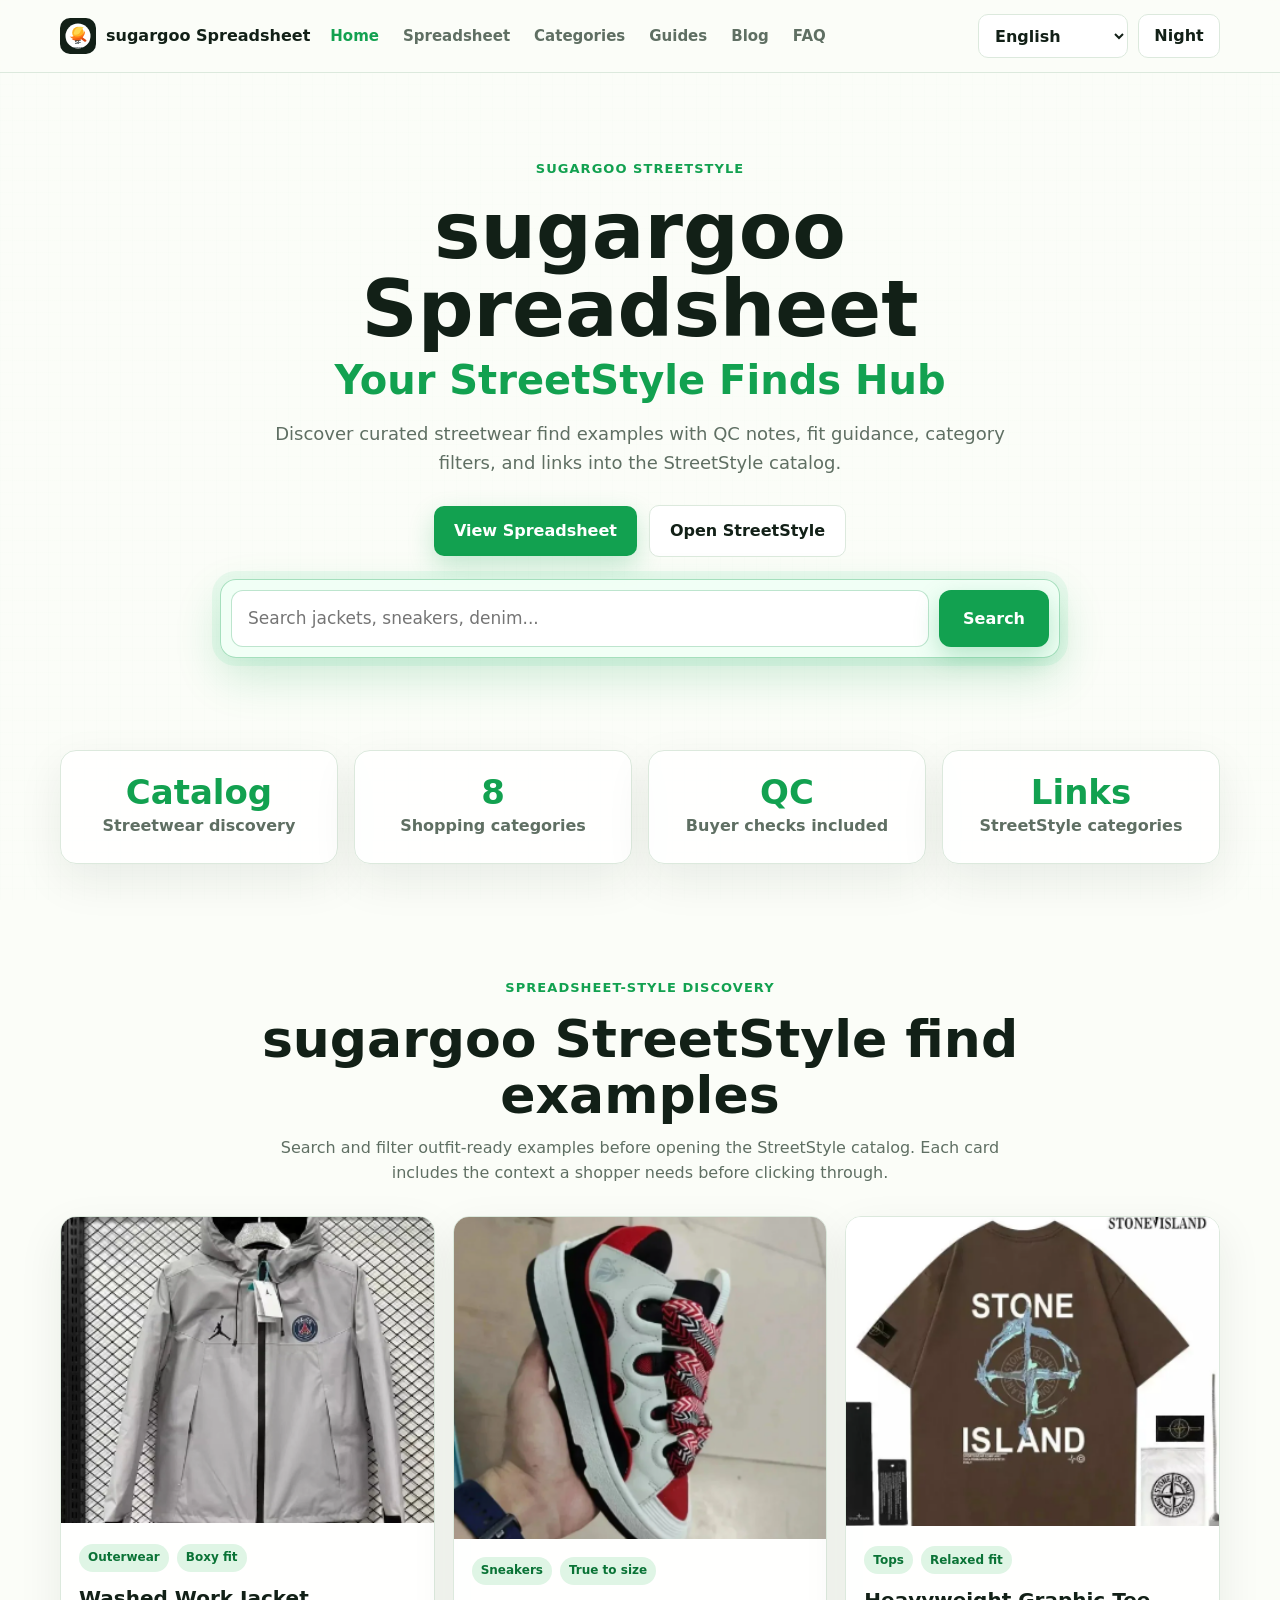
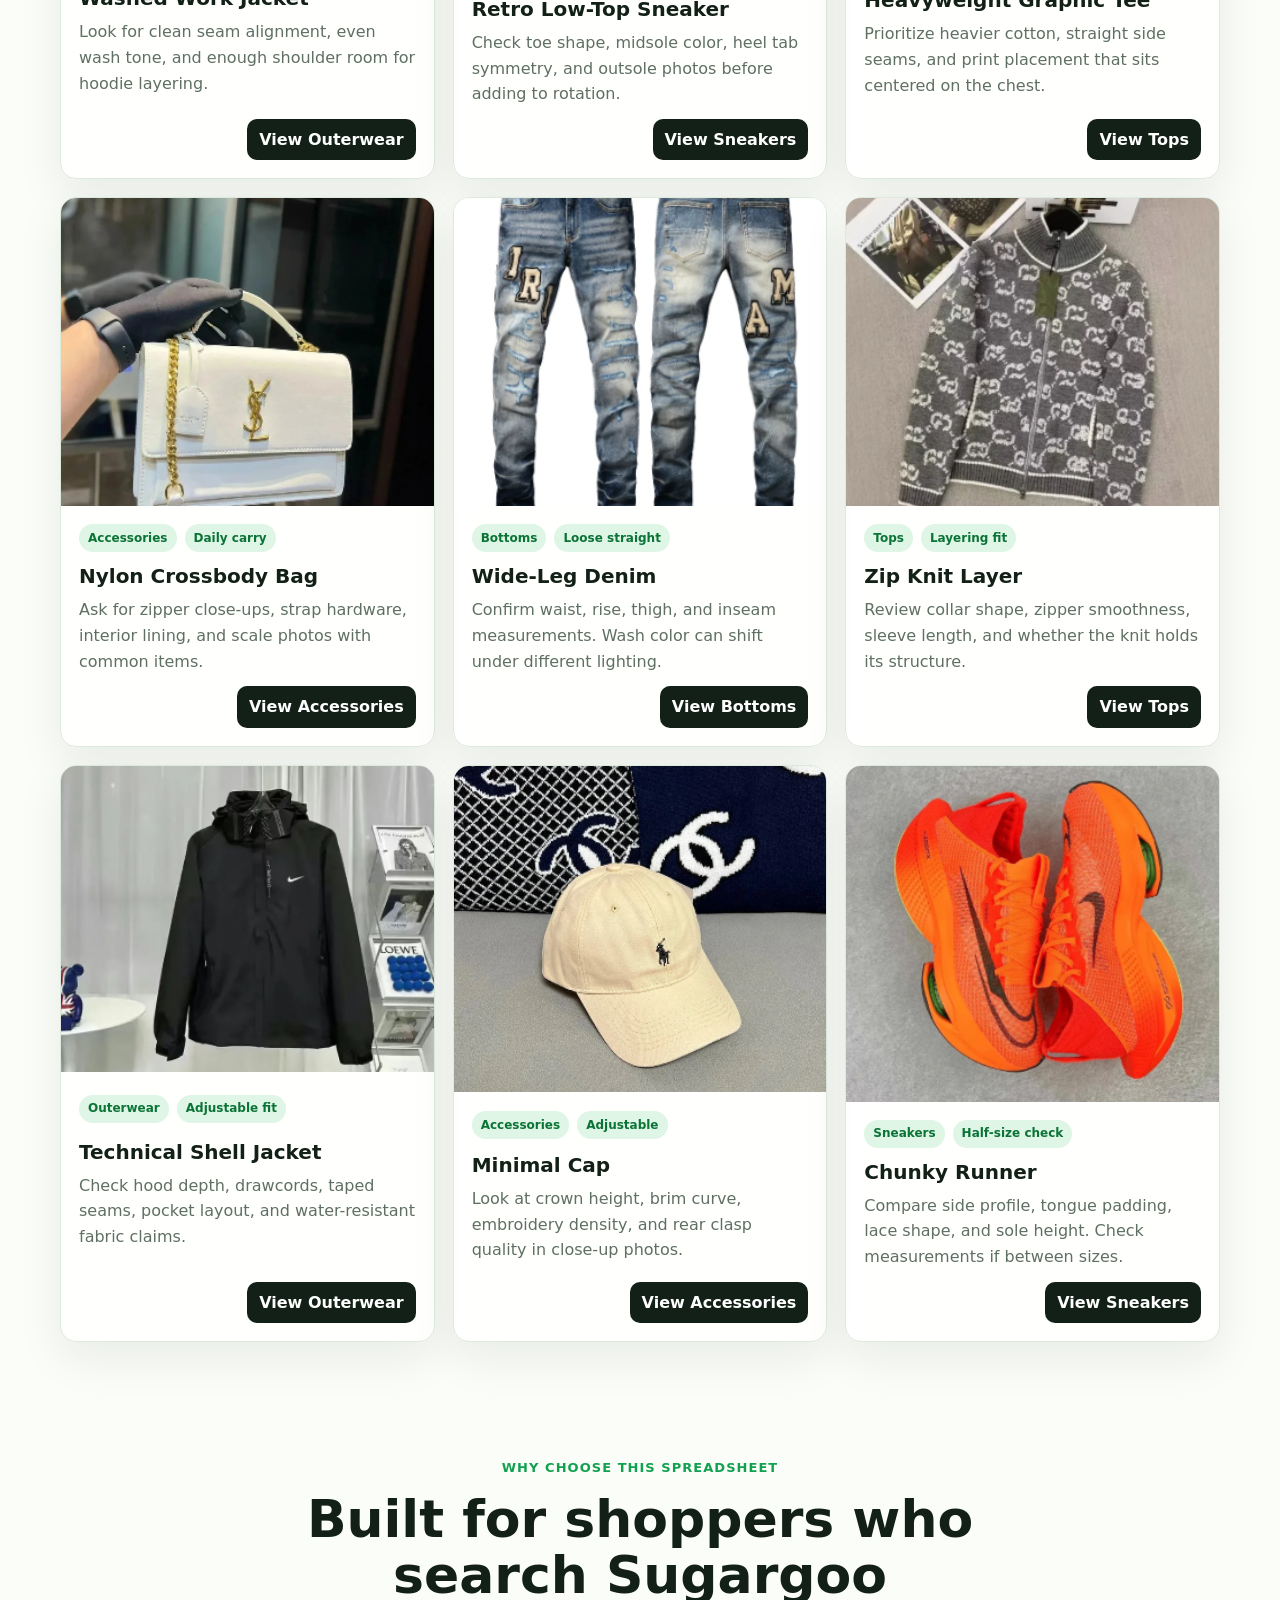
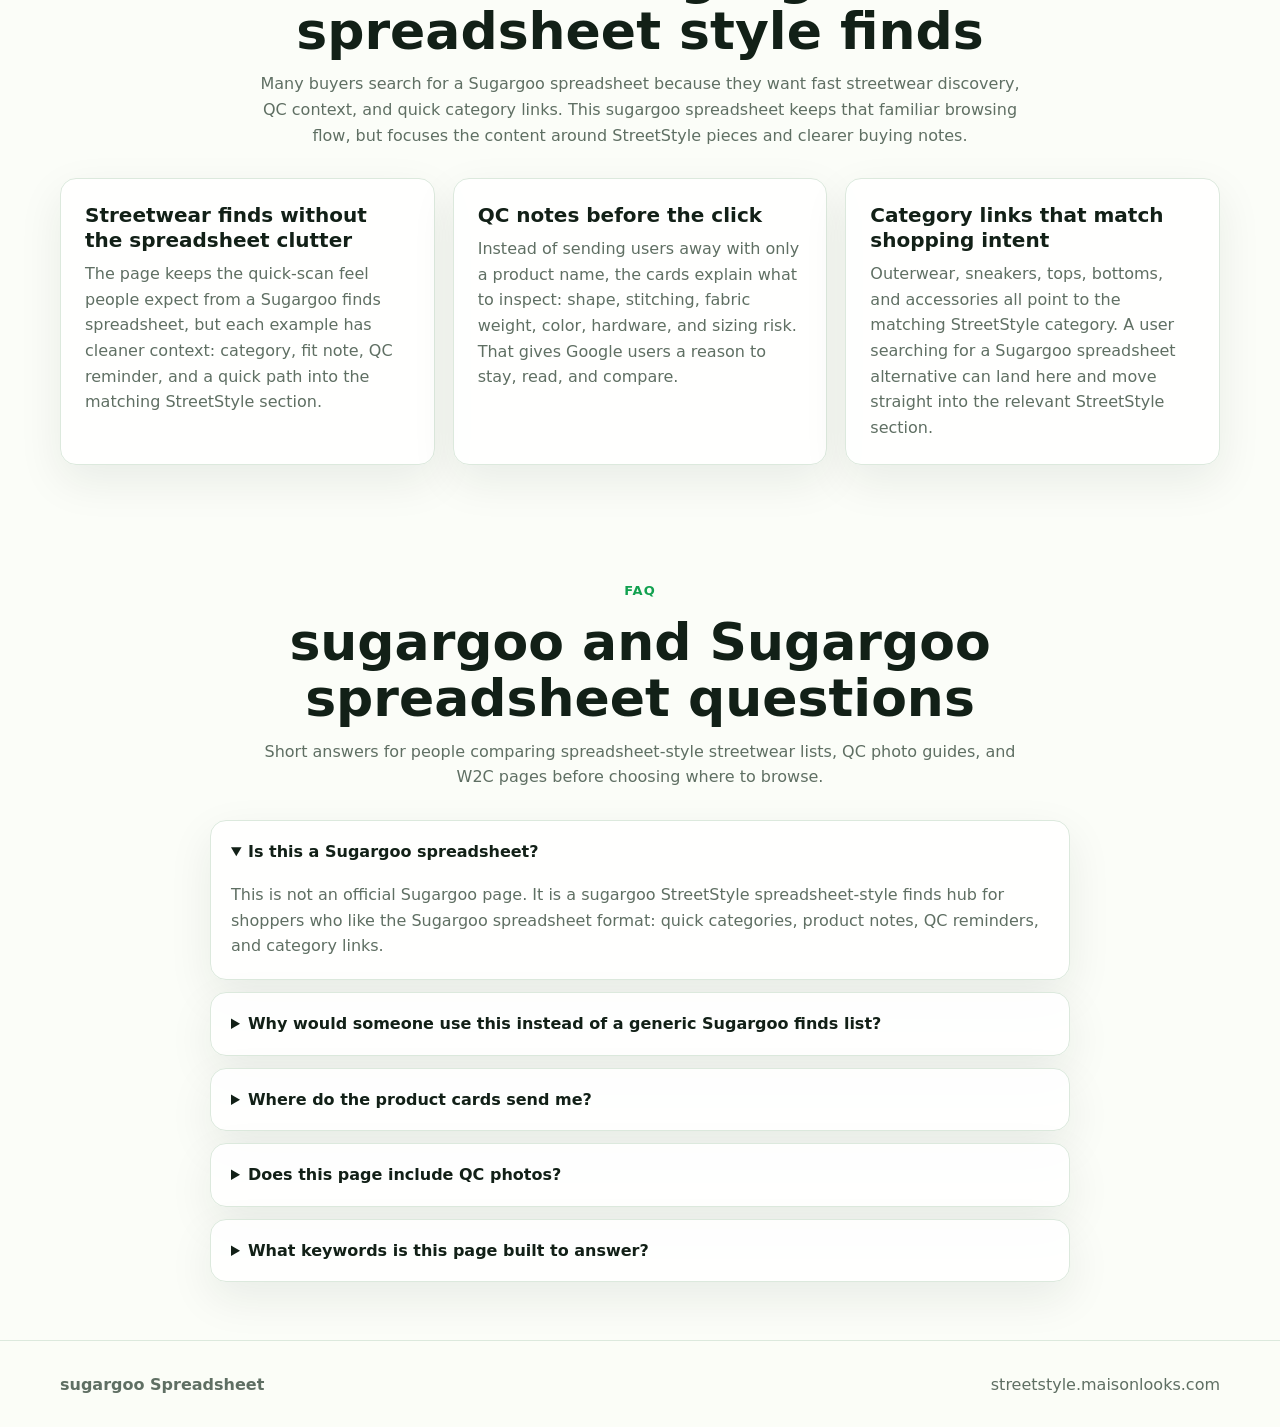
<file: index.html>
<!doctype html>
<html lang="en">
  <head>
    <meta charset="utf-8" />
    <meta name="viewport" content="width=device-width, initial-scale=1" />
    <title>sugargoo Spreadsheet | StreetStyle Finds, QC Notes & Category Links</title>
    <meta
      name="description"
      content="sugargoo spreadsheet-style StreetStyle discovery hub. Browse curated streetwear find examples, categories, QC notes, sizing checks, and StreetStyle category links."
    />
    <meta name="robots" content="index,follow" />
    <link rel="canonical" href="https://sugfinds.com/" />
    <meta property="og:title" content="sugargoo StreetStyle Spreadsheet" />
    <meta
      property="og:description"
      content="A clean StreetStyle finds hub with categories, QC notes, sizing checks, and StreetStyle category links for sugargoo shoppers."
    />
    <meta property="og:type" content="website" />
    <meta property="og:url" content="https://sugfinds.com/" />
    <link rel="icon" href="/assets/site-icon.svg" type="image/svg+xml" />
    <link rel="stylesheet" href="styles.css" />
  </head>
  <body>
    <a class="skip-link" href="#main">Skip to content</a>

    <header class="site-header">
      <nav class="nav" aria-label="Primary navigation">
        <a class="brand" href="index.html" aria-label="sugargoo spreadsheet home">
          <img class="brand-icon" src="assets/site-icon.svg" alt="SugFinds streetwear spreadsheet finds icon" width="36" height="36" />
          <span>sugargoo Spreadsheet</span>
        </a>
        <div class="nav-links">
          <a href="index.html" aria-current="page">Home</a>
          <a href="spreadsheet.html">Spreadsheet</a>
          <a href="categories.html">Categories</a>
          <a href="guides.html">Guides</a>
          <a href="blog.html">Blog</a>
          <a href="faq.html">FAQ</a>
        </div>
      </nav>
    </header>

    <main id="main">
      <section class="hero home-hero">
        <div class="hero-shell">
          <p class="eyebrow">sugargoo StreetStyle</p>
          <h1>sugargoo Spreadsheet</h1>
          <p class="hero-subtitle">Your StreetStyle Finds Hub</p>
          <p class="hero-copy">
            Discover curated streetwear find examples with QC notes, fit guidance, category filters,
            and links into the StreetStyle catalog.
          </p>
          <div class="hero-actions">
            <a class="button primary" href="#latest-finds">View Spreadsheet</a>
            <a class="button secondary" href="https://streetstyle.maisonlooks.com/" target="_blank" rel="nofollow sponsored noopener">Open StreetStyle</a>
          </div>
          <form class="hero-search" action="https://streetstyle.maisonlooks.com/en/search" method="get" target="_blank" rel="nofollow sponsored noopener" role="search" aria-label="Search StreetStyle catalog">
            <label class="visually-hidden" for="heroSearchInput">Search StreetStyle</label>
            <input id="heroSearchInput" name="q" type="search" placeholder="Search jackets, sneakers, denim..." autocomplete="off" />
            <button type="submit">Search</button>
          </form>
        </div>
      </section>

      <section class="stats-section home-stats" aria-label="Spreadsheet highlights">
        <div class="section-inner stats-grid">
          <article>
            <strong>Catalog</strong>
            <span>Streetwear discovery</span>
          </article>
          <article>
            <strong>8</strong>
            <span>Shopping categories</span>
          </article>
          <article>
            <strong>QC</strong>
            <span>Buyer checks included</span>
          </article>
          <article>
            <strong>Links</strong>
            <span>StreetStyle categories</span>
          </article>
        </div>
      </section>

      <section class="section-inner home-feature" id="latest-finds">
        <div class="section-heading centered">
          <p class="section-kicker">Spreadsheet-style discovery</p>
          <h2>sugargoo StreetStyle find examples</h2>
          <p>
            Search and filter outfit-ready examples before opening the StreetStyle catalog.
            Each card includes the context a shopper needs before clicking through.
          </p>
        </div>

        <div class="product-grid">
          <a class="product-card product-link-card" href="https://streetstyle.maisonlooks.com/en/search?q=jacket" target="_blank" rel="nofollow sponsored noopener">
            <img src="assets/jacket-search-card.png" alt="Sugargoo spreadsheet style outerwear find, grey hooded jacket with boxy streetwear fit" width="306" height="306" loading="lazy" />
            <div class="product-body">
              <div class="product-meta">
                <span class="pill">Outerwear</span>
                <span class="pill">Boxy fit</span>
              </div>
              <div>
                <h3>Washed Work Jacket</h3>
                <p>Look for clean seam alignment, even wash tone, and enough shoulder room for hoodie layering.</p>
              </div>
              <div class="product-actions">
                <span class="mini-link">View Outerwear</span>
              </div>
            </div>
          </a>
          <a class="product-card product-link-card" href="https://streetstyle.maisonlooks.com/en/search?q=sneaker" target="_blank" rel="nofollow sponsored noopener">
            <img src="assets/sneaker-search-card.png" alt="Sugargoo spreadsheet sneaker find, red and white low top shoes with QC details" width="306" height="322" loading="lazy" />
            <div class="product-body">
              <div class="product-meta">
                <span class="pill">Sneakers</span>
                <span class="pill">True to size</span>
              </div>
              <div>
                <h3>Retro Low-Top Sneaker</h3>
                <p>Check toe shape, midsole color, heel tab symmetry, and outsole photos before adding to rotation.</p>
              </div>
              <div class="product-actions">
                <span class="mini-link">View Sneakers</span>
              </div>
            </div>
          </a>
          <a class="product-card product-link-card" href="https://streetstyle.maisonlooks.com/en/search?q=T-shirt" target="_blank" rel="nofollow sponsored noopener">
            <img src="assets/tshirt-search-card.png" alt="Streetwear spreadsheet tops find, brown graphic T-shirt with relaxed fit" width="324" height="309" loading="lazy" />
            <div class="product-body">
              <div class="product-meta">
                <span class="pill">Tops</span>
                <span class="pill">Relaxed fit</span>
              </div>
              <div>
                <h3>Heavyweight Graphic Tee</h3>
                <p>Prioritize heavier cotton, straight side seams, and print placement that sits centered on the chest.</p>
              </div>
              <div class="product-actions">
                <span class="mini-link">View Tops</span>
              </div>
            </div>
          </a>
          <a class="product-card product-link-card" href="https://streetstyle.maisonlooks.com/en/search?q=bag" target="_blank" rel="nofollow sponsored noopener">
            <img src="assets/bag-search-card.png" alt="Sugargoo spreadsheet accessories find, white shoulder bag for daily carry" width="308" height="308" loading="lazy" />
            <div class="product-body">
              <div class="product-meta">
                <span class="pill">Accessories</span>
                <span class="pill">Daily carry</span>
              </div>
              <div>
                <h3>Nylon Crossbody Bag</h3>
                <p>Ask for zipper close-ups, strap hardware, interior lining, and scale photos with common items.</p>
              </div>
              <div class="product-actions">
                <span class="mini-link">View Accessories</span>
              </div>
            </div>
          </a>
          <a class="product-card product-link-card" href="https://streetstyle.maisonlooks.com/en/search?q=denim" target="_blank" rel="nofollow sponsored noopener">
            <img src="assets/denim-search-card.png" alt="Streetwear spreadsheet bottoms find, distressed blue denim jeans" width="326" height="308" loading="lazy" />
            <div class="product-body">
              <div class="product-meta">
                <span class="pill">Bottoms</span>
                <span class="pill">Loose straight</span>
              </div>
              <div>
                <h3>Wide-Leg Denim</h3>
                <p>Confirm waist, rise, thigh, and inseam measurements. Wash color can shift under different lighting.</p>
              </div>
              <div class="product-actions">
                <span class="mini-link">View Bottoms</span>
              </div>
            </div>
          </a>
          <a class="product-card product-link-card" href="https://streetstyle.maisonlooks.com/en/search?q=zip+cardigan" target="_blank" rel="nofollow sponsored noopener">
            <img src="assets/zip-cardigan-search-card.png" alt="Sugargoo finds spreadsheet top, grey zip cardigan for streetwear outfits" width="326" height="308" loading="lazy" />
            <div class="product-body">
              <div class="product-meta">
                <span class="pill">Tops</span>
                <span class="pill">Layering fit</span>
              </div>
              <div>
                <h3>Zip Knit Layer</h3>
                <p>Review collar shape, zipper smoothness, sleeve length, and whether the knit holds its structure.</p>
              </div>
              <div class="product-actions">
                <span class="mini-link">View Tops</span>
              </div>
            </div>
          </a>
          <a class="product-card product-link-card" href="https://streetstyle.maisonlooks.com/en/search?q=jackets" target="_blank" rel="nofollow sponsored noopener">
            <img src="assets/jackets-search-card.png" alt="Streetwear spreadsheet outerwear find, black technical shell jacket" width="306" height="306" loading="lazy" />
            <div class="product-body">
              <div class="product-meta">
                <span class="pill">Outerwear</span>
                <span class="pill">Adjustable fit</span>
              </div>
              <div>
                <h3>Technical Shell Jacket</h3>
                <p>Check hood depth, drawcords, taped seams, pocket layout, and water-resistant fabric claims.</p>
              </div>
              <div class="product-actions">
                <span class="mini-link">View Outerwear</span>
              </div>
            </div>
          </a>
          <a class="product-card product-link-card" href="https://streetstyle.maisonlooks.com/en/search?q=cap" target="_blank" rel="nofollow sponsored noopener">
            <img src="assets/cap-search-card.png" alt="Sugargoo spreadsheet accessories find, minimal beige cap with adjustable fit" width="326" height="326" loading="lazy" />
            <div class="product-body">
              <div class="product-meta">
                <span class="pill">Accessories</span>
                <span class="pill">Adjustable</span>
              </div>
              <div>
                <h3>Minimal Cap</h3>
                <p>Look at crown height, brim curve, embroidery density, and rear clasp quality in close-up photos.</p>
              </div>
              <div class="product-actions">
                <span class="mini-link">View Accessories</span>
              </div>
            </div>
          </a>
          <a class="product-card product-link-card" href="https://streetstyle.maisonlooks.com/en/search?q=running+shoes" target="_blank" rel="nofollow sponsored noopener">
            <img src="assets/running-shoes-search-card.png" alt="Sugargoo sneaker spreadsheet find, orange running shoes with half size check" width="336" height="336" loading="lazy" />
            <div class="product-body">
              <div class="product-meta">
                <span class="pill">Sneakers</span>
                <span class="pill">Half-size check</span>
              </div>
              <div>
                <h3>Chunky Runner</h3>
                <p>Compare side profile, tongue padding, lace shape, and sole height. Check measurements if between sizes.</p>
              </div>
              <div class="product-actions">
                <span class="mini-link">View Sneakers</span>
              </div>
            </div>
          </a>
        </div>
      </section>

      <section class="section-inner why-section">
        <div class="section-heading centered">
          <p class="section-kicker">Why choose this spreadsheet</p>
          <h2>Built for shoppers who search Sugargoo spreadsheet style finds</h2>
          <p>
            Many buyers search for a Sugargoo spreadsheet because they want fast streetwear discovery,
            QC context, and quick category links. This sugargoo spreadsheet keeps that familiar browsing
            flow, but focuses the content around StreetStyle pieces and clearer buying notes.
          </p>
        </div>
        <div class="why-grid">
          <article class="guide-card">
            <h3>Streetwear finds without the spreadsheet clutter</h3>
            <p>
              The page keeps the quick-scan feel people expect from a Sugargoo finds spreadsheet,
              but each example has cleaner context: category, fit note, QC reminder, and a quick path
              into the matching StreetStyle section.
            </p>
          </article>
          <article class="guide-card">
            <h3>QC notes before the click</h3>
            <p>
              Instead of sending users away with only a product name, the cards explain what to inspect:
              shape, stitching, fabric weight, color, hardware, and sizing risk. That gives Google users
              a reason to stay, read, and compare.
            </p>
          </article>
          <article class="guide-card">
            <h3>Category links that match shopping intent</h3>
            <p>
              Outerwear, sneakers, tops, bottoms, and accessories all point to the matching StreetStyle
              category. A user searching for a Sugargoo spreadsheet alternative can land here and move
              straight into the relevant StreetStyle section.
            </p>
          </article>
        </div>
      </section>

      <section class="section-inner home-faq" id="faq">
        <div class="section-heading centered">
          <p class="section-kicker">FAQ</p>
          <h2>sugargoo and Sugargoo spreadsheet questions</h2>
          <p>
            Short answers for people comparing spreadsheet-style streetwear lists, QC photo guides,
            and W2C pages before choosing where to browse.
          </p>
        </div>
        <div class="faq-list">
          <details open>
            <summary>Is this a Sugargoo spreadsheet?</summary>
            <p>
              This is not an official Sugargoo page. It is a sugargoo StreetStyle spreadsheet-style
              finds hub for shoppers who like the Sugargoo spreadsheet format: quick categories,
              product notes, QC reminders, and category links.
            </p>
          </details>
          <details>
            <summary>Why would someone use this instead of a generic Sugargoo finds list?</summary>
            <p>
              Generic lists often give you only a title and a link. This page is written around buying
              decisions: how the piece fits, what detail photos matter, what category it belongs in,
              and whether it works in a real streetwear outfit.
            </p>
          </details>
          <details>
            <summary>Where do the product cards send me?</summary>
            <p>
              Each card opens the matching StreetStyle category, such as outerwear,
              sneakers, tops, bottoms, or accessories. The goal is to help you shortlist faster,
              then continue browsing the live catalog.
            </p>
          </details>
          <details>
            <summary>Does this page include QC photos?</summary>
            <p>
              The homepage gives QC checkpoints, not its own warehouse photo gallery. When product pages include
              more images or detail views, use these notes to inspect shape, stitching, materials,
              color accuracy, hardware, and sizing before buying.
            </p>
          </details>
          <details>
            <summary>What keywords is this page built to answer?</summary>
            <p>
              It is written for searches like Sugargoo spreadsheet, Sugargoo finds, streetwear
              spreadsheet, QC notes, W2C research, and sugargoo StreetStyle finds,
              while keeping the actual content focused on sugargoo shoppers.
            </p>
          </details>
        </div>
      </section>
    </main>

    <footer class="footer">
      <div class="section-inner footer-inner">
        <p>sugargoo Spreadsheet</p>
        <a href="https://streetstyle.maisonlooks.com/" rel="nofollow sponsored">streetstyle.maisonlooks.com</a>
      </div>
    </footer>
    <script src="script.js"></script>
  </body>
</html>
</file>
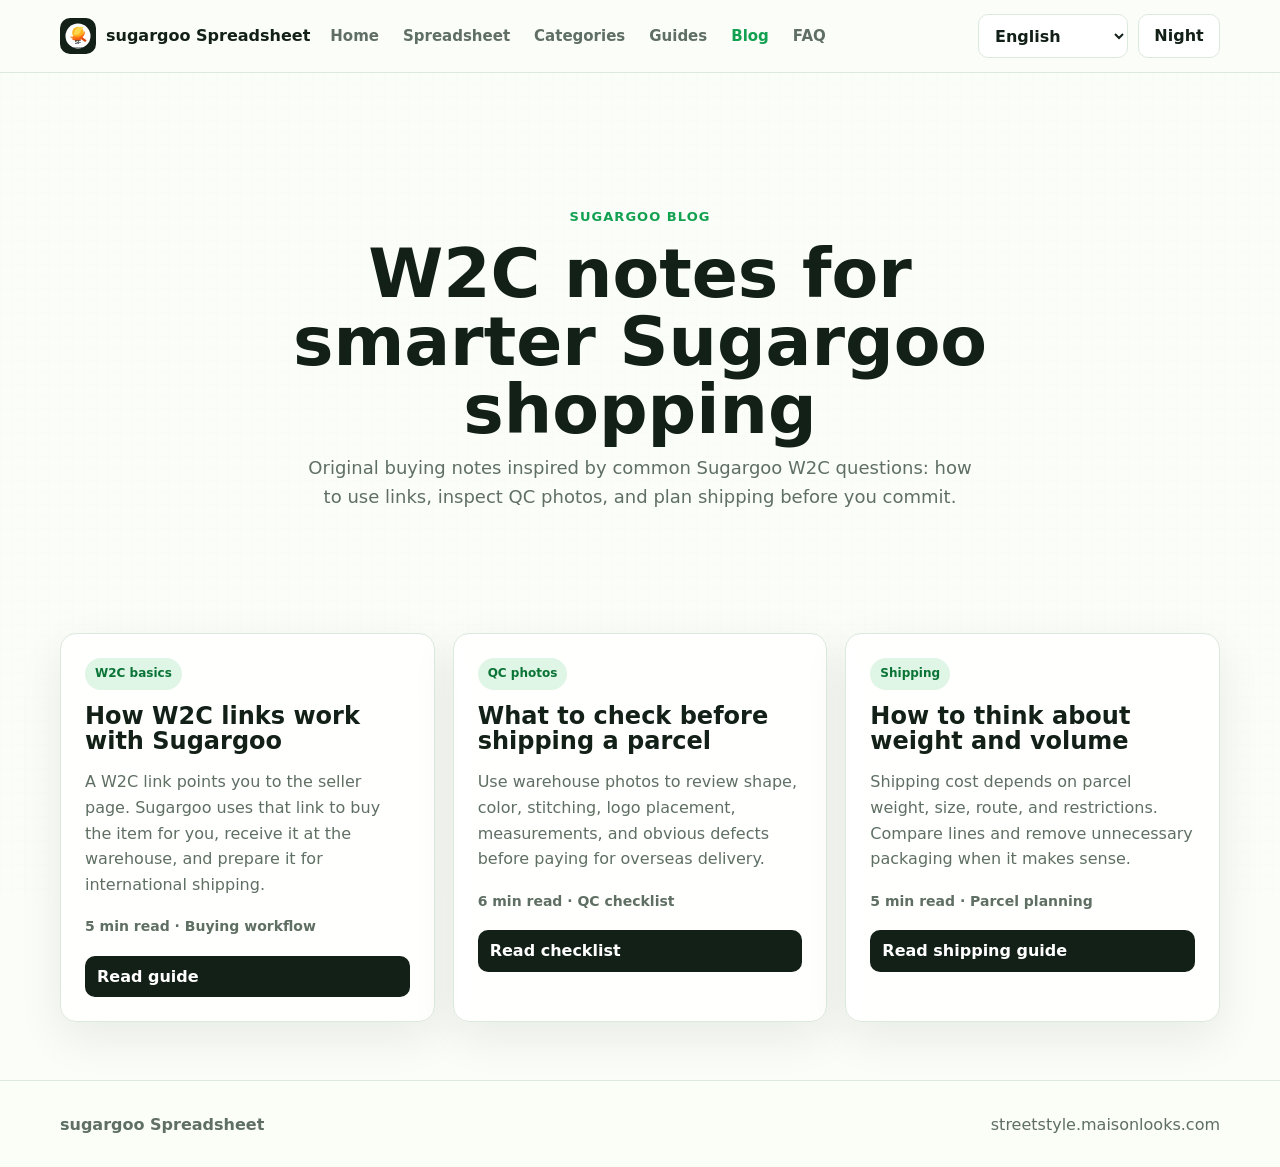
<file: blog.html>
<!doctype html>
<html lang="en">
  <head>
    <meta charset="utf-8" />
    <meta name="viewport" content="width=device-width, initial-scale=1" />
    <title>Sugargoo Blog | W2C Guides, QC Tips & Shipping Notes</title>
    <meta name="description" content="Sugargoo blog for W2C shoppers: buying workflow, QC photo checks, spreadsheet habits, and shipping tips for streetwear finds." />
    <link rel="canonical" href="https://sugfinds.com/blog.html" />
    <link rel="icon" href="/assets/site-icon.svg" type="image/svg+xml" />
    <link rel="stylesheet" href="styles.css" />
  </head>
  <body>
    <a class="skip-link" href="#main">Skip to content</a>
    <header class="site-header">
      <nav class="nav" aria-label="Primary navigation">
        <a class="brand" href="index.html"><img class="brand-icon" src="assets/site-icon.svg" alt="SugFinds streetwear spreadsheet finds icon" width="36" height="36" /><span>sugargoo Spreadsheet</span></a>
        <div class="nav-links">
          <a href="index.html">Home</a>
          <a href="spreadsheet.html">Spreadsheet</a>
          <a href="categories.html">Categories</a>
          <a href="guides.html">Guides</a>
          <a href="blog.html" aria-current="page">Blog</a>
          <a href="faq.html">FAQ</a>
        </div>
      </nav>
    </header>
    <main id="main">
      <section class="page-hero">
        <div class="section-inner page-hero-inner">
          <p class="eyebrow">Sugargoo blog</p>
          <h1>W2C notes for smarter Sugargoo shopping</h1>
          <p>Original buying notes inspired by common Sugargoo W2C questions: how to use links, inspect QC photos, and plan shipping before you commit.</p>
        </div>
      </section>
      <section class="section-inner">
        <div class="blog-grid">
          <article class="blog-card">
            <span>W2C basics</span>
            <h2>How W2C links work with Sugargoo</h2>
            <p>A W2C link points you to the seller page. Sugargoo uses that link to buy the item for you, receive it at the warehouse, and prepare it for international shipping.</p>
            <p class="article-meta">5 min read &middot; Buying workflow</p>
            <a class="mini-link" href="blog/sugargoo-w2c-guide.html">Read guide</a>
          </article>
          <article class="blog-card">
            <span>QC photos</span>
            <h2>What to check before shipping a parcel</h2>
            <p>Use warehouse photos to review shape, color, stitching, logo placement, measurements, and obvious defects before paying for overseas delivery.</p>
            <p class="article-meta">6 min read &middot; QC checklist</p>
            <a class="mini-link" href="blog/sugargoo-qc-photo-checklist.html">Read checklist</a>
          </article>
          <article class="blog-card">
            <span>Shipping</span>
            <h2>How to think about weight and volume</h2>
            <p>Shipping cost depends on parcel weight, size, route, and restrictions. Compare lines and remove unnecessary packaging when it makes sense.</p>
            <p class="article-meta">5 min read &middot; Parcel planning</p>
            <a class="mini-link" href="blog/sugargoo-shipping-cost-guide.html">Read shipping guide</a>
          </article>
        </div>
      </section>
    </main>
    <footer class="footer">
      <div class="section-inner footer-inner">
        <p>sugargoo Spreadsheet</p>
        <a href="https://streetstyle.maisonlooks.com/" rel="nofollow sponsored">streetstyle.maisonlooks.com</a>
      </div>
    </footer>
    <script src="script.js"></script>
  </body>
</html>
</file>
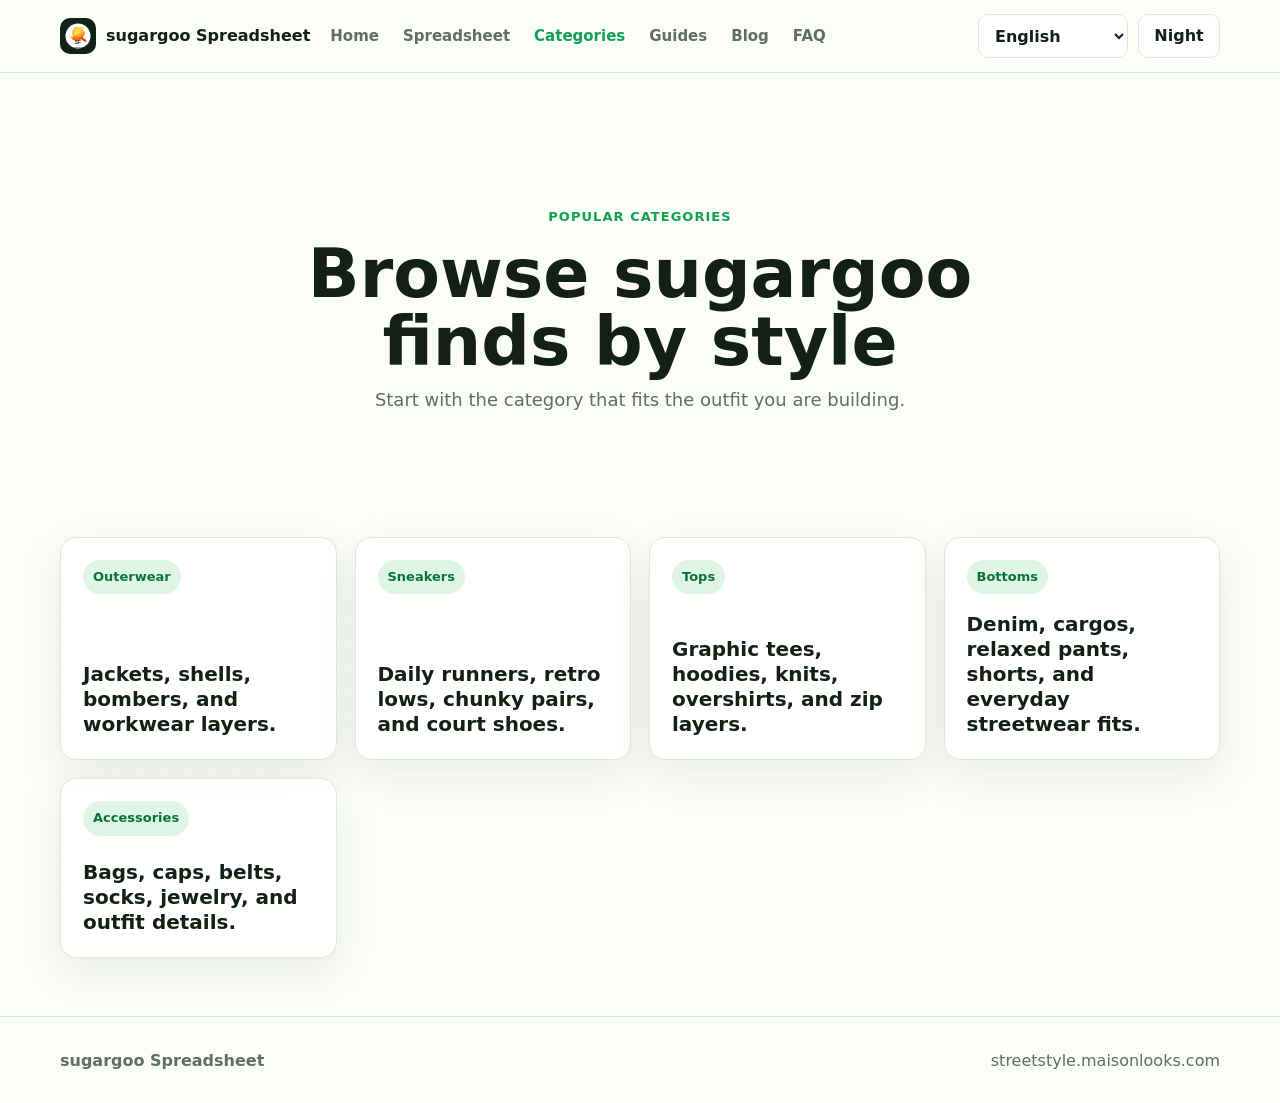
<file: categories.html>
<!doctype html>
<html lang="en">
  <head>
    <meta charset="utf-8" />
    <meta name="viewport" content="width=device-width, initial-scale=1" />
    <title>sugargoo Categories | StreetStyle Finds by Style</title>
    <meta name="description" content="Browse sugargoo StreetStyle finds by category: outerwear, sneakers, tops, bottoms, and accessories." />
    <link rel="canonical" href="https://sugfinds.com/categories.html" />
    <link rel="icon" href="/assets/site-icon.svg" type="image/svg+xml" />
    <link rel="stylesheet" href="styles.css" />
  </head>
  <body>
    <a class="skip-link" href="#main">Skip to content</a>
    <header class="site-header">
      <nav class="nav" aria-label="Primary navigation">
        <a class="brand" href="index.html"><img class="brand-icon" src="assets/site-icon.svg" alt="SugFinds streetwear spreadsheet finds icon" width="36" height="36" /><span>sugargoo Spreadsheet</span></a>
        <div class="nav-links">
          <a href="index.html">Home</a>
          <a href="spreadsheet.html">Spreadsheet</a>
          <a href="categories.html" aria-current="page">Categories</a>
          <a href="guides.html">Guides</a>
          <a href="blog.html">Blog</a>
          <a href="faq.html">FAQ</a>
        </div>
      </nav>
    </header>
    <main id="main">
      <section class="page-hero">
        <div class="section-inner page-hero-inner">
          <p class="eyebrow">Popular categories</p>
          <h1>Browse sugargoo finds by style</h1>
          <p>Start with the category that fits the outfit you are building.</p>
        </div>
      </section>
      <section class="section-inner">
        <div class="category-grid">
          <a class="category-card" href="spreadsheet.html?category=Outerwear">
            <span>Outerwear</span>
            <strong>Jackets, shells, bombers, and workwear layers.</strong>
          </a>
          <a class="category-card" href="spreadsheet.html?category=Sneakers">
            <span>Sneakers</span>
            <strong>Daily runners, retro lows, chunky pairs, and court shoes.</strong>
          </a>
          <a class="category-card" href="spreadsheet.html?category=Tops">
            <span>Tops</span>
            <strong>Graphic tees, hoodies, knits, overshirts, and zip layers.</strong>
          </a>
          <a class="category-card" href="spreadsheet.html?category=Bottoms">
            <span>Bottoms</span>
            <strong>Denim, cargos, relaxed pants, shorts, and everyday streetwear fits.</strong>
          </a>
          <a class="category-card" href="spreadsheet.html?category=Accessories">
            <span>Accessories</span>
            <strong>Bags, caps, belts, socks, jewelry, and outfit details.</strong>
          </a>
        </div>
      </section>
    </main>
    <footer class="footer">
      <div class="section-inner footer-inner">
        <p>sugargoo Spreadsheet</p>
        <a href="https://streetstyle.maisonlooks.com/" rel="nofollow sponsored">streetstyle.maisonlooks.com</a>
      </div>
    </footer>
    <script src="script.js"></script>
  </body>
</html>
</file>
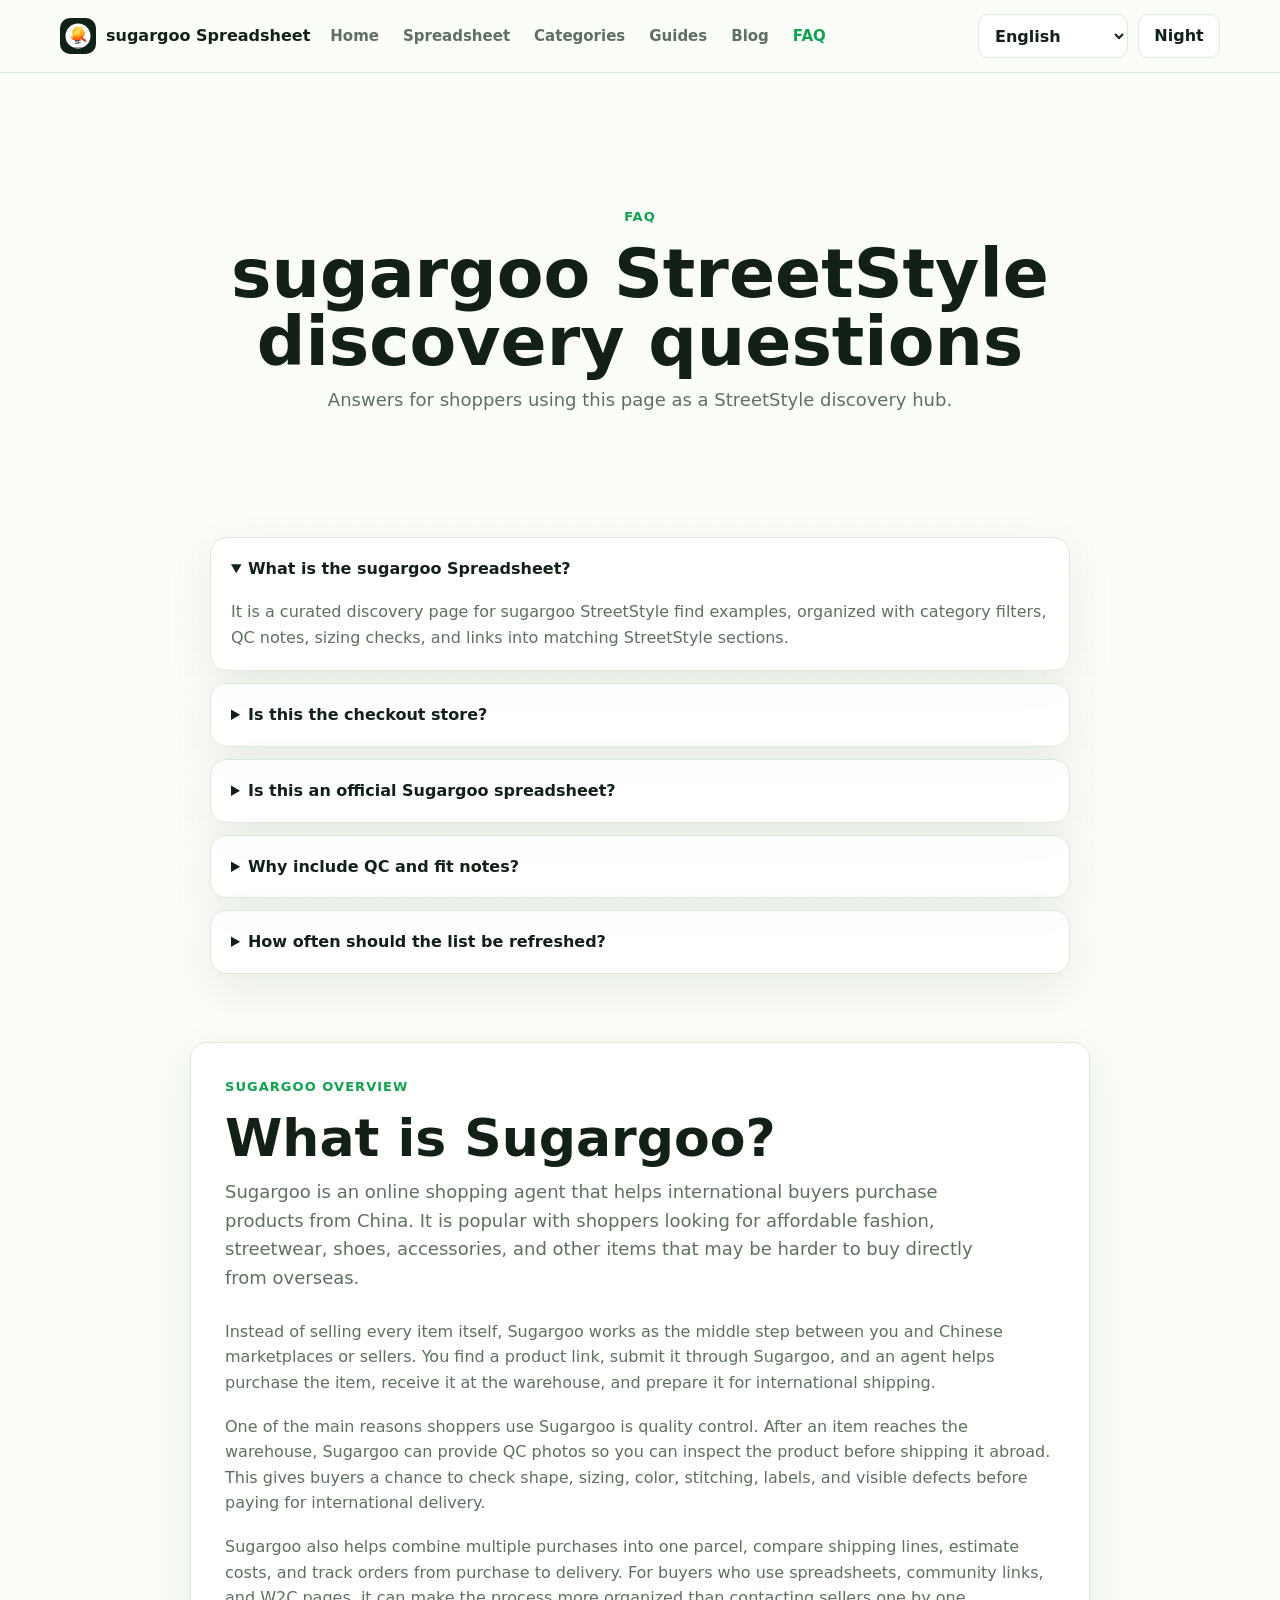
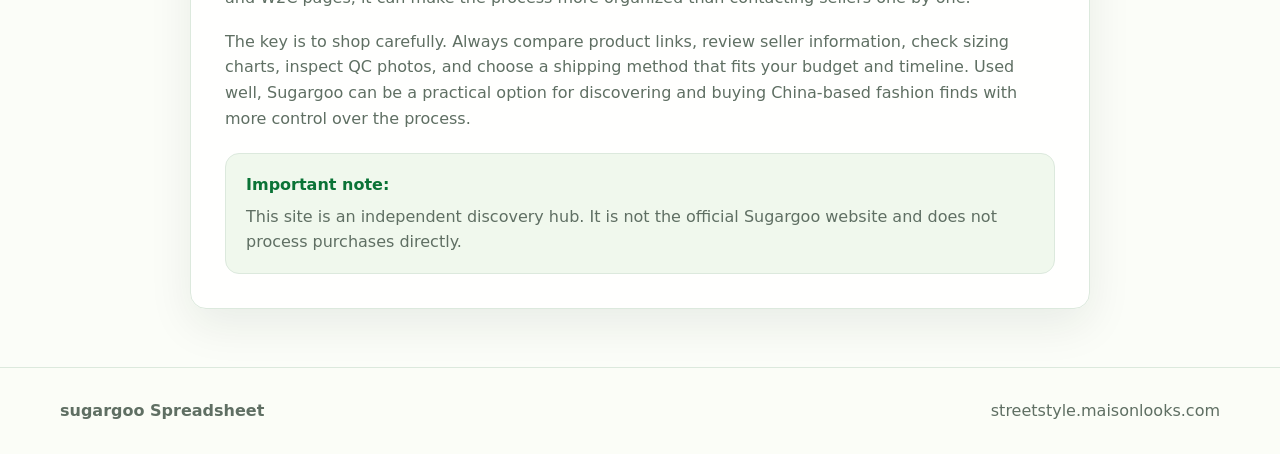
<file: faq.html>
<!doctype html>
<html lang="en">
  <head>
    <meta charset="utf-8" />
    <meta name="viewport" content="width=device-width, initial-scale=1" />
    <title>sugargoo Spreadsheet FAQ | StreetStyle Finds Questions</title>
    <meta name="description" content="FAQ for the sugargoo StreetStyle discovery hub, including checkout flow, QC notes, fit guidance, and refresh cadence." />
    <link rel="canonical" href="https://sugfinds.com/faq.html" />
    <link rel="icon" href="/assets/site-icon.svg" type="image/svg+xml" />
    <link rel="stylesheet" href="styles.css" />
  </head>
  <body>
    <a class="skip-link" href="#main">Skip to content</a>
    <header class="site-header">
      <nav class="nav" aria-label="Primary navigation">
        <a class="brand" href="index.html"><img class="brand-icon" src="assets/site-icon.svg" alt="SugFinds streetwear spreadsheet finds icon" width="36" height="36" /><span>sugargoo Spreadsheet</span></a>
        <div class="nav-links">
          <a href="index.html">Home</a>
          <a href="spreadsheet.html">Spreadsheet</a>
          <a href="categories.html">Categories</a>
          <a href="guides.html">Guides</a>
          <a href="blog.html">Blog</a>
          <a href="faq.html" aria-current="page">FAQ</a>
        </div>
      </nav>
    </header>
    <main id="main">
      <section class="page-hero">
        <div class="section-inner page-hero-inner">
          <p class="eyebrow">FAQ</p>
          <h1>sugargoo StreetStyle discovery questions</h1>
          <p>Answers for shoppers using this page as a StreetStyle discovery hub.</p>
        </div>
      </section>
      <section class="section-inner">
        <div class="faq-list">
          <details open>
            <summary>What is the sugargoo Spreadsheet?</summary>
            <p>It is a curated discovery page for sugargoo StreetStyle find examples, organized with category filters, QC notes, sizing checks, and links into matching StreetStyle sections.</p>
          </details>
          <details>
            <summary>Is this the checkout store?</summary>
            <p>No. This page helps shoppers discover and compare finds. Product browsing and checkout happen on sugargoo StreetStyle.</p>
          </details>
          <details>
            <summary>Is this an official Sugargoo spreadsheet?</summary>
            <p>No. This is an independent sugargoo StreetStyle discovery page for shoppers who search for Sugargoo spreadsheet-style finds, QC notes, W2C research, and category links.</p>
          </details>
          <details>
            <summary>Why include QC and fit notes?</summary>
            <p>QC and fit notes help shoppers decide whether an item is worth opening, what details to inspect, and which sizing risks to consider.</p>
          </details>
          <details>
            <summary>How often should the list be refreshed?</summary>
            <p>Review the list weekly and refresh it whenever the StreetStyle catalog adds strong new products, sells out items, or changes category priorities.</p>
          </details>
        </div>
      </section>
      <section class="section-inner guide-article-section">
        <article class="long-guide faq-article">
          <p class="section-kicker">Sugargoo overview</p>
          <h2>What is Sugargoo?</h2>
          <p class="guide-lead">
            Sugargoo is an online shopping agent that helps international buyers purchase products from China. It is popular with shoppers looking for affordable fashion, streetwear, shoes, accessories, and other items that may be harder to buy directly from overseas.
          </p>
          <div class="article-copy">
            <p>
              Instead of selling every item itself, Sugargoo works as the middle step between you and Chinese marketplaces or sellers. You find a product link, submit it through Sugargoo, and an agent helps purchase the item, receive it at the warehouse, and prepare it for international shipping.
            </p>
            <p>
              One of the main reasons shoppers use Sugargoo is quality control. After an item reaches the warehouse, Sugargoo can provide QC photos so you can inspect the product before shipping it abroad. This gives buyers a chance to check shape, sizing, color, stitching, labels, and visible defects before paying for international delivery.
            </p>
            <p>
              Sugargoo also helps combine multiple purchases into one parcel, compare shipping lines, estimate costs, and track orders from purchase to delivery. For buyers who use spreadsheets, community links, and W2C pages, it can make the process more organized than contacting sellers one by one.
            </p>
            <p>
              The key is to shop carefully. Always compare product links, review seller information, check sizing charts, inspect QC photos, and choose a shipping method that fits your budget and timeline. Used well, Sugargoo can be a practical option for discovering and buying China-based fashion finds with more control over the process.
            </p>
          </div>
          <div class="guide-note">
            <strong>Important note:</strong>
            <p>This site is an independent discovery hub. It is not the official Sugargoo website and does not process purchases directly.</p>
          </div>
        </article>
      </section>
    </main>
    <footer class="footer">
      <div class="section-inner footer-inner">
        <p>sugargoo Spreadsheet</p>
        <a href="https://streetstyle.maisonlooks.com/" rel="nofollow sponsored">streetstyle.maisonlooks.com</a>
      </div>
    </footer>
    <script src="script.js"></script>
  </body>
</html>
</file>
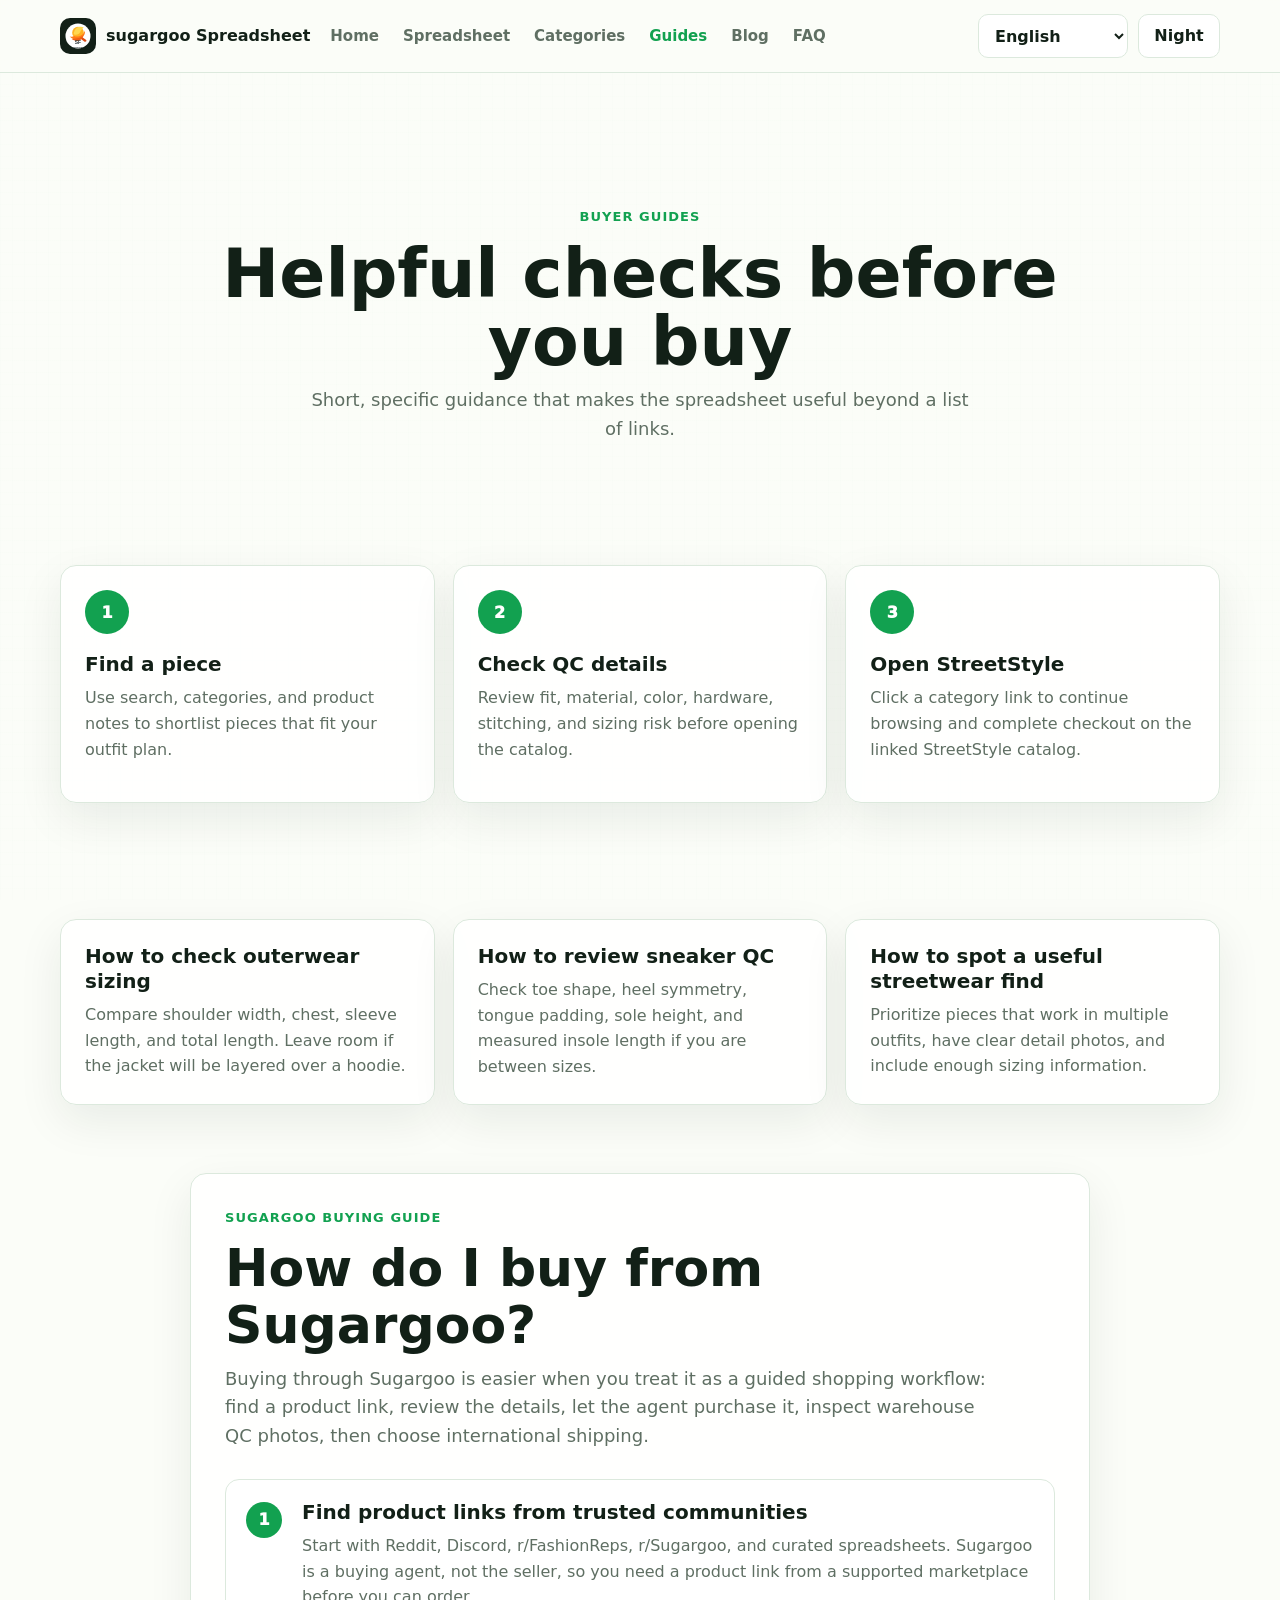
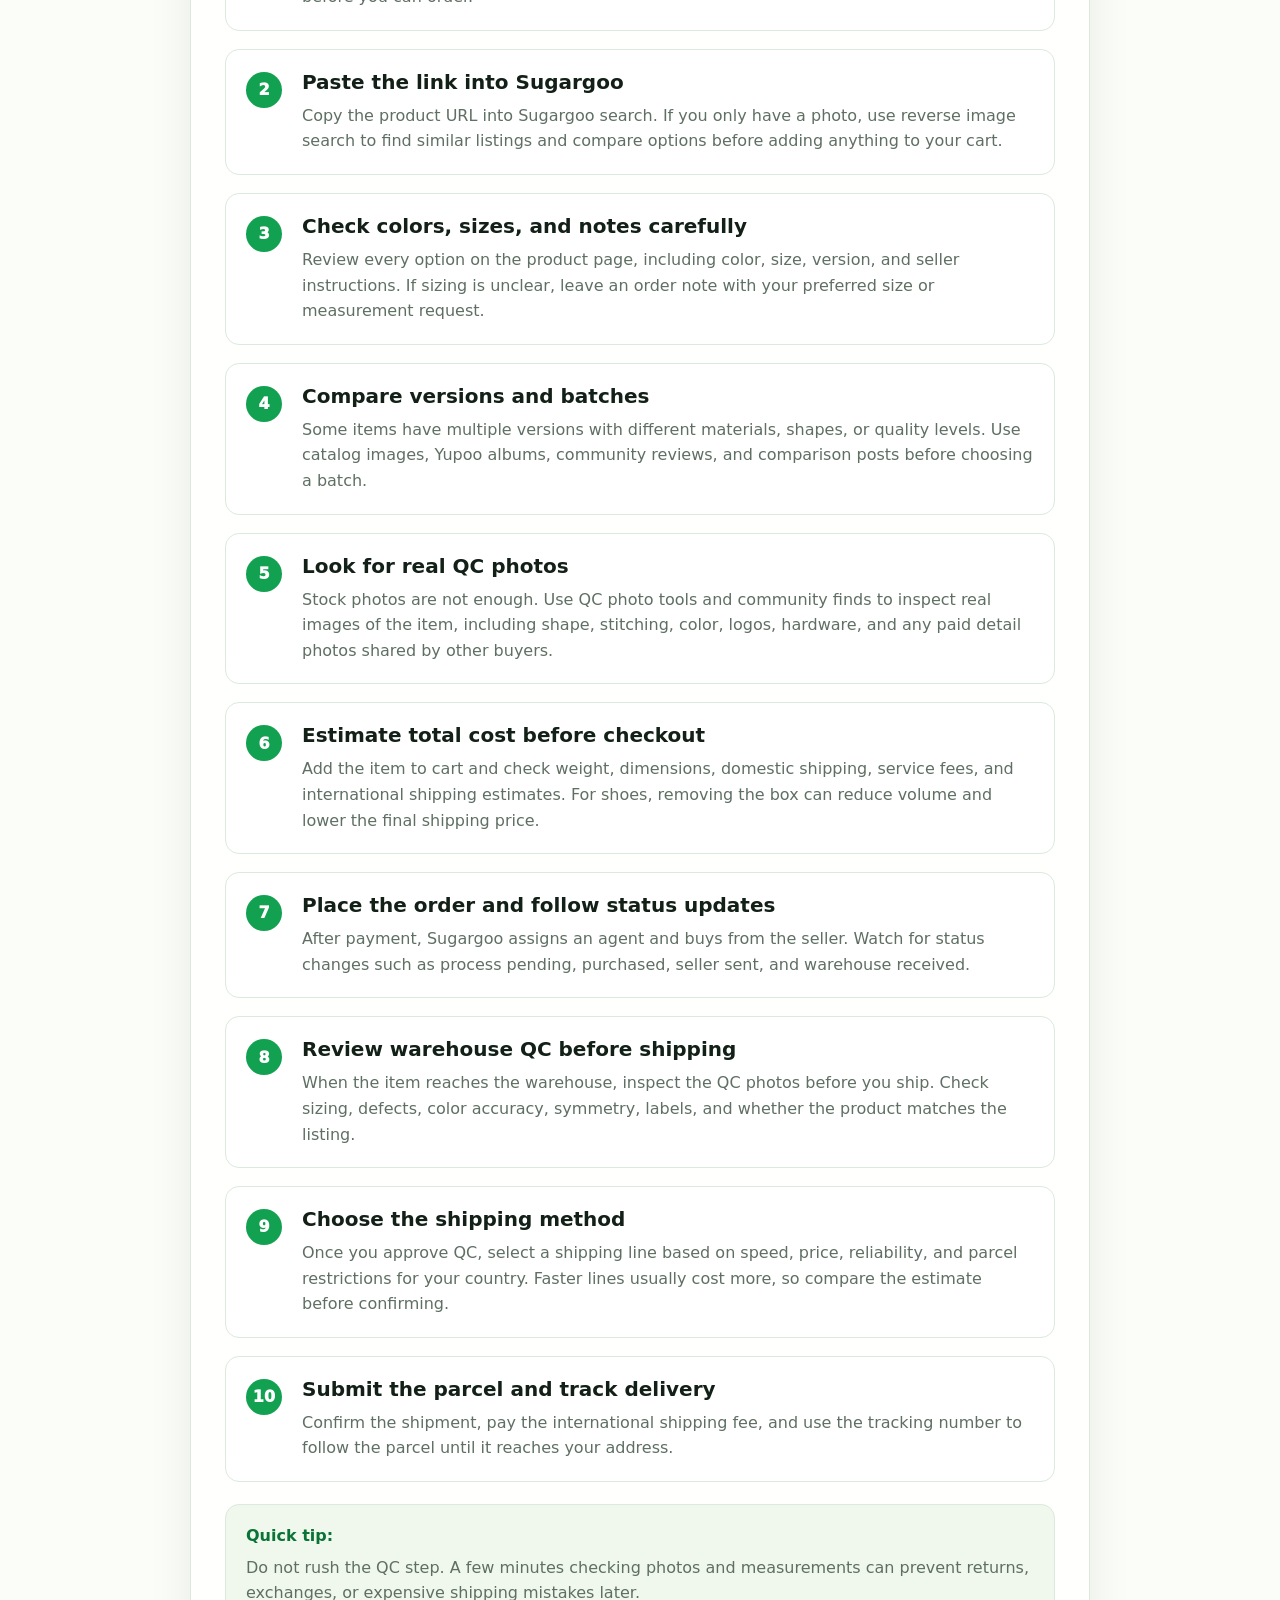
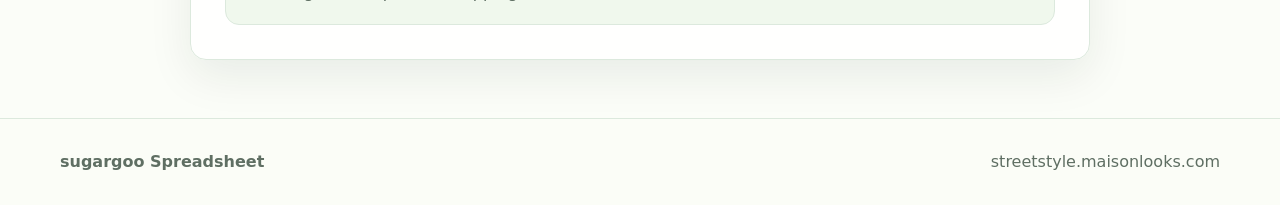
<file: guides.html>
<!doctype html>
<html lang="en">
  <head>
    <meta charset="utf-8" />
    <meta name="viewport" content="width=device-width, initial-scale=1" />
    <title>sugargoo Guides | QC Notes, Sizing & Buyer Checks</title>
    <meta name="description" content="StreetStyle buyer guides for sugargoo shoppers: QC notes, sizing review, sneaker details, and useful find selection." />
    <link rel="canonical" href="https://sugfinds.com/guides.html" />
    <link rel="icon" href="/assets/site-icon.svg" type="image/svg+xml" />
    <link rel="stylesheet" href="styles.css" />
  </head>
  <body>
    <a class="skip-link" href="#main">Skip to content</a>
    <header class="site-header">
      <nav class="nav" aria-label="Primary navigation">
        <a class="brand" href="index.html"><img class="brand-icon" src="assets/site-icon.svg" alt="SugFinds streetwear spreadsheet finds icon" width="36" height="36" /><span>sugargoo Spreadsheet</span></a>
        <div class="nav-links">
          <a href="index.html">Home</a>
          <a href="spreadsheet.html">Spreadsheet</a>
          <a href="categories.html">Categories</a>
          <a href="guides.html" aria-current="page">Guides</a>
          <a href="blog.html">Blog</a>
          <a href="faq.html">FAQ</a>
        </div>
      </nav>
    </header>
    <main id="main">
      <section class="page-hero">
        <div class="section-inner page-hero-inner">
          <p class="eyebrow">Buyer guides</p>
          <h1>Helpful checks before you buy</h1>
          <p>Short, specific guidance that makes the spreadsheet useful beyond a list of links.</p>
        </div>
      </section>
      <section class="section-inner">
        <div class="steps-grid">
          <article>
            <span>1</span>
            <h3>Find a piece</h3>
            <p>Use search, categories, and product notes to shortlist pieces that fit your outfit plan.</p>
          </article>
          <article>
            <span>2</span>
            <h3>Check QC details</h3>
            <p>Review fit, material, color, hardware, stitching, and sizing risk before opening the catalog.</p>
          </article>
          <article>
            <span>3</span>
            <h3>Open StreetStyle</h3>
            <p>Click a category link to continue browsing and complete checkout on the linked StreetStyle catalog.</p>
          </article>
        </div>
      </section>
      <section class="section-inner">
        <div class="guide-grid">
          <article class="guide-card">
            <h3>How to check outerwear sizing</h3>
            <p>Compare shoulder width, chest, sleeve length, and total length. Leave room if the jacket will be layered over a hoodie.</p>
          </article>
          <article class="guide-card">
            <h3>How to review sneaker QC</h3>
            <p>Check toe shape, heel symmetry, tongue padding, sole height, and measured insole length if you are between sizes.</p>
          </article>
          <article class="guide-card">
            <h3>How to spot a useful streetwear find</h3>
            <p>Prioritize pieces that work in multiple outfits, have clear detail photos, and include enough sizing information.</p>
          </article>
        </div>
      </section>
      <section class="section-inner guide-article-section">
        <article class="long-guide">
          <p class="section-kicker">Sugargoo buying guide</p>
          <h2>How do I buy from Sugargoo?</h2>
          <p class="guide-lead">
            Buying through Sugargoo is easier when you treat it as a guided shopping workflow: find a product link, review the details, let the agent purchase it, inspect warehouse QC photos, then choose international shipping.
          </p>
          <ol class="guide-steps">
            <li>
              <h3>Find product links from trusted communities</h3>
              <p>Start with Reddit, Discord, r/FashionReps, r/Sugargoo, and curated spreadsheets. Sugargoo is a buying agent, not the seller, so you need a product link from a supported marketplace before you can order.</p>
            </li>
            <li>
              <h3>Paste the link into Sugargoo</h3>
              <p>Copy the product URL into Sugargoo search. If you only have a photo, use reverse image search to find similar listings and compare options before adding anything to your cart.</p>
            </li>
            <li>
              <h3>Check colors, sizes, and notes carefully</h3>
              <p>Review every option on the product page, including color, size, version, and seller instructions. If sizing is unclear, leave an order note with your preferred size or measurement request.</p>
            </li>
            <li>
              <h3>Compare versions and batches</h3>
              <p>Some items have multiple versions with different materials, shapes, or quality levels. Use catalog images, Yupoo albums, community reviews, and comparison posts before choosing a batch.</p>
            </li>
            <li>
              <h3>Look for real QC photos</h3>
              <p>Stock photos are not enough. Use QC photo tools and community finds to inspect real images of the item, including shape, stitching, color, logos, hardware, and any paid detail photos shared by other buyers.</p>
            </li>
            <li>
              <h3>Estimate total cost before checkout</h3>
              <p>Add the item to cart and check weight, dimensions, domestic shipping, service fees, and international shipping estimates. For shoes, removing the box can reduce volume and lower the final shipping price.</p>
            </li>
            <li>
              <h3>Place the order and follow status updates</h3>
              <p>After payment, Sugargoo assigns an agent and buys from the seller. Watch for status changes such as process pending, purchased, seller sent, and warehouse received.</p>
            </li>
            <li>
              <h3>Review warehouse QC before shipping</h3>
              <p>When the item reaches the warehouse, inspect the QC photos before you ship. Check sizing, defects, color accuracy, symmetry, labels, and whether the product matches the listing.</p>
            </li>
            <li>
              <h3>Choose the shipping method</h3>
              <p>Once you approve QC, select a shipping line based on speed, price, reliability, and parcel restrictions for your country. Faster lines usually cost more, so compare the estimate before confirming.</p>
            </li>
            <li>
              <h3>Submit the parcel and track delivery</h3>
              <p>Confirm the shipment, pay the international shipping fee, and use the tracking number to follow the parcel until it reaches your address.</p>
            </li>
          </ol>
          <div class="guide-note">
            <strong>Quick tip:</strong>
            <p>Do not rush the QC step. A few minutes checking photos and measurements can prevent returns, exchanges, or expensive shipping mistakes later.</p>
          </div>
        </article>
      </section>
    </main>
    <footer class="footer">
      <div class="section-inner footer-inner">
        <p>sugargoo Spreadsheet</p>
        <a href="https://streetstyle.maisonlooks.com/" rel="nofollow sponsored">streetstyle.maisonlooks.com</a>
      </div>
    </footer>
    <script src="script.js"></script>
  </body>
</html>
</file>
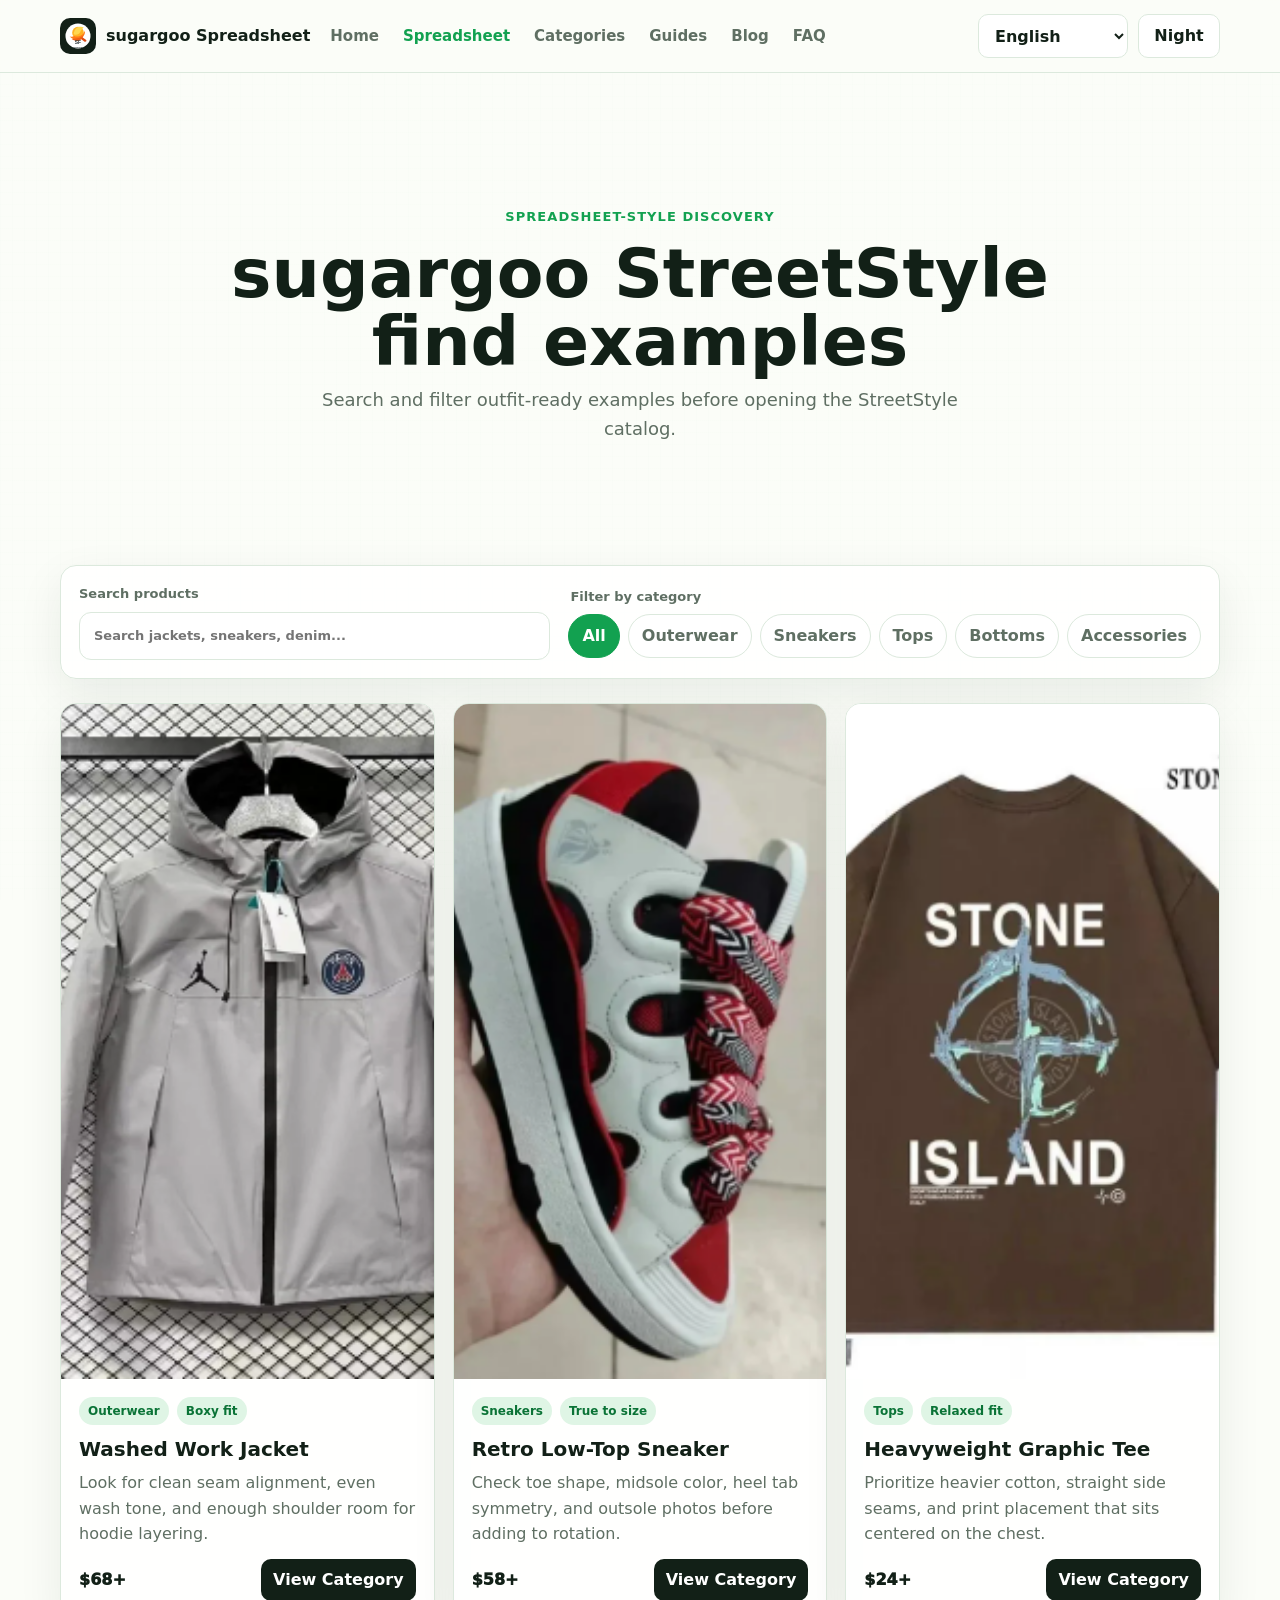
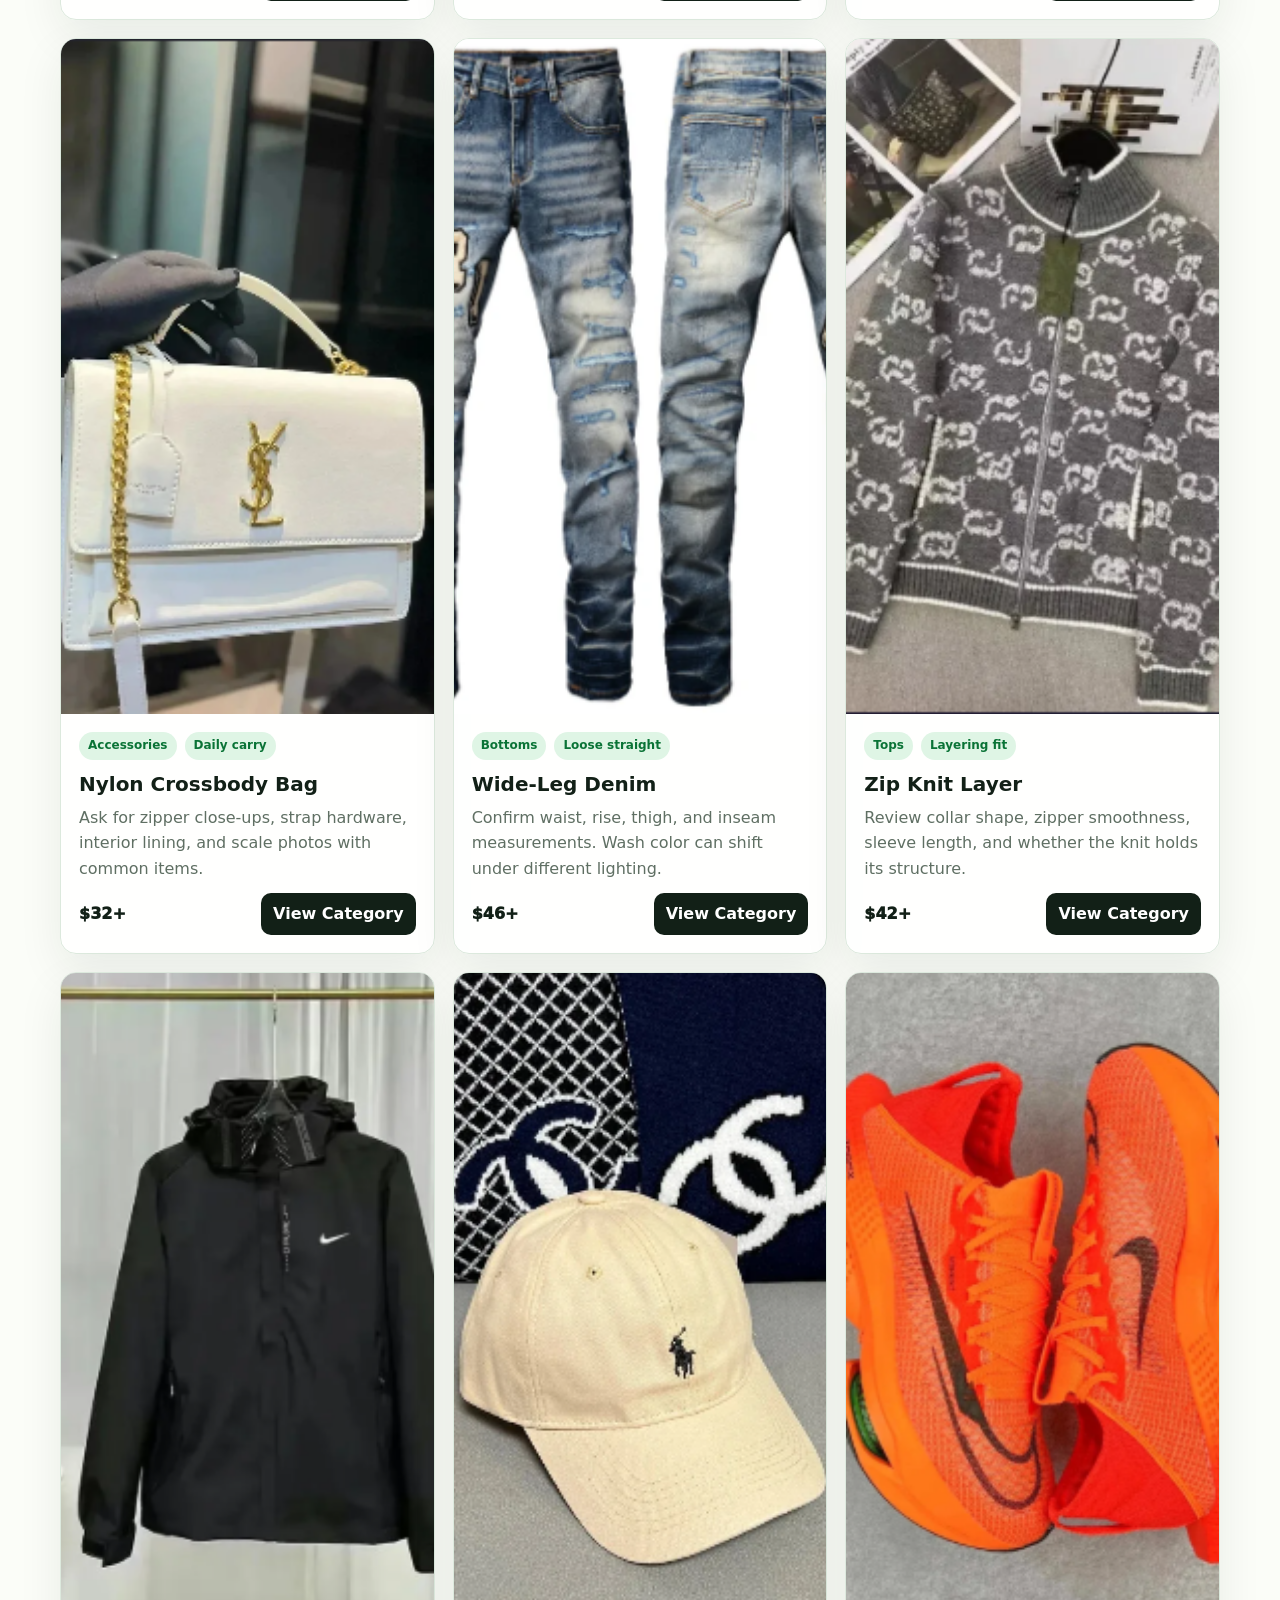
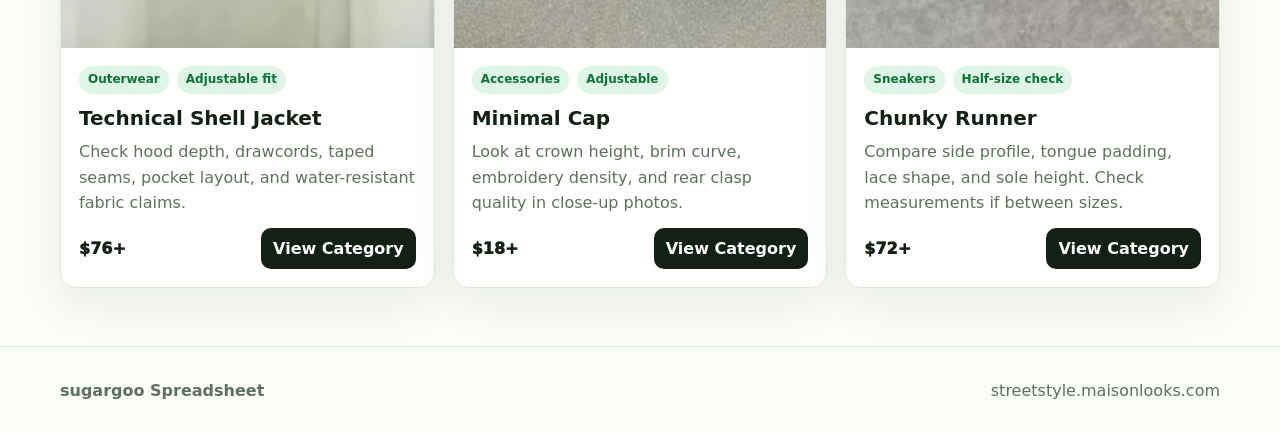
<file: spreadsheet.html>
<!doctype html>
<html lang="en">
  <head>
    <meta charset="utf-8" />
    <meta name="viewport" content="width=device-width, initial-scale=1" />
    <title>sugargoo Spreadsheet | StreetStyle Find Examples</title>
    <meta name="description" content="Search and filter sugargoo StreetStyle find examples with QC notes, fit checks, starting prices, and StreetStyle category links." />
    <link rel="canonical" href="https://sugfinds.com/spreadsheet.html" />
    <link rel="icon" href="/assets/site-icon.svg" type="image/svg+xml" />
    <link rel="stylesheet" href="styles.css" />
  </head>
  <body>
    <a class="skip-link" href="#main">Skip to content</a>
    <header class="site-header">
      <nav class="nav" aria-label="Primary navigation">
        <a class="brand" href="index.html"><img class="brand-icon" src="assets/site-icon.svg" alt="SugFinds streetwear spreadsheet finds icon" width="36" height="36" /><span>sugargoo Spreadsheet</span></a>
        <div class="nav-links">
          <a href="index.html">Home</a>
          <a href="spreadsheet.html" aria-current="page">Spreadsheet</a>
          <a href="categories.html">Categories</a>
          <a href="guides.html">Guides</a>
          <a href="blog.html">Blog</a>
          <a href="faq.html">FAQ</a>
        </div>
      </nav>
    </header>
    <main id="main">
      <section class="page-hero">
        <div class="section-inner page-hero-inner">
          <p class="eyebrow">Spreadsheet-style discovery</p>
          <h1>sugargoo StreetStyle find examples</h1>
          <p>Search and filter outfit-ready examples before opening the StreetStyle catalog.</p>
        </div>
      </section>
      <section class="section-inner">
        <form class="filters" role="search" aria-label="Filter finds">
          <label class="search-field">
            <span>Search products</span>
            <input id="searchInput" type="search" placeholder="Search jackets, sneakers, denim..." autocomplete="off" />
          </label>
          <fieldset class="segments" aria-label="Category filter">
            <legend>Filter by category</legend>
            <button type="button" class="segment active" data-filter="all" aria-pressed="true">All</button>
            <button type="button" class="segment" data-filter="Outerwear" aria-pressed="false">Outerwear</button>
            <button type="button" class="segment" data-filter="Sneakers" aria-pressed="false">Sneakers</button>
            <button type="button" class="segment" data-filter="Tops" aria-pressed="false">Tops</button>
            <button type="button" class="segment" data-filter="Bottoms" aria-pressed="false">Bottoms</button>
            <button type="button" class="segment" data-filter="Accessories" aria-pressed="false">Accessories</button>
          </fieldset>
        </form>
        <div class="product-grid" id="productGrid" aria-live="polite">
          <article class="product-card">
            <img src="assets/jacket-search-card.png" alt="Sugargoo spreadsheet style outerwear find, grey hooded jacket with boxy streetwear fit" width="306" height="306" loading="lazy" />
            <div class="product-body">
              <div class="product-meta"><span class="pill">Outerwear</span><span class="pill">Boxy fit</span></div>
              <div><h3>Washed Work Jacket</h3><p>Look for clean seam alignment, even wash tone, and enough shoulder room for hoodie layering.</p></div>
              <div class="product-actions"><span class="price">$68+</span><a class="mini-link" href="https://streetstyle.maisonlooks.com/en/search?q=jacket" rel="nofollow sponsored">View Category</a></div>
            </div>
          </article>
          <article class="product-card">
            <img src="assets/sneaker-search-card.png" alt="Sugargoo spreadsheet sneaker find, red and white low top shoes with QC details" width="306" height="322" loading="lazy" />
            <div class="product-body">
              <div class="product-meta"><span class="pill">Sneakers</span><span class="pill">True to size</span></div>
              <div><h3>Retro Low-Top Sneaker</h3><p>Check toe shape, midsole color, heel tab symmetry, and outsole photos before adding to rotation.</p></div>
              <div class="product-actions"><span class="price">$58+</span><a class="mini-link" href="https://streetstyle.maisonlooks.com/en/search?q=sneaker" rel="nofollow sponsored">View Category</a></div>
            </div>
          </article>
          <article class="product-card">
            <img src="assets/tshirt-search-card.png" alt="Streetwear spreadsheet tops find, brown graphic T-shirt with relaxed fit" width="324" height="309" loading="lazy" />
            <div class="product-body">
              <div class="product-meta"><span class="pill">Tops</span><span class="pill">Relaxed fit</span></div>
              <div><h3>Heavyweight Graphic Tee</h3><p>Prioritize heavier cotton, straight side seams, and print placement that sits centered on the chest.</p></div>
              <div class="product-actions"><span class="price">$24+</span><a class="mini-link" href="https://streetstyle.maisonlooks.com/en/search?q=T-shirt" rel="nofollow sponsored">View Category</a></div>
            </div>
          </article>
          <article class="product-card">
            <img src="assets/bag-search-card.png" alt="Sugargoo spreadsheet accessories find, white shoulder bag for daily carry" width="308" height="308" loading="lazy" />
            <div class="product-body">
              <div class="product-meta"><span class="pill">Accessories</span><span class="pill">Daily carry</span></div>
              <div><h3>Nylon Crossbody Bag</h3><p>Ask for zipper close-ups, strap hardware, interior lining, and scale photos with common items.</p></div>
              <div class="product-actions"><span class="price">$32+</span><a class="mini-link" href="https://streetstyle.maisonlooks.com/en/search?q=bag" rel="nofollow sponsored">View Category</a></div>
            </div>
          </article>
          <article class="product-card">
            <img src="assets/denim-search-card.png" alt="Streetwear spreadsheet bottoms find, distressed blue denim jeans" width="326" height="308" loading="lazy" />
            <div class="product-body">
              <div class="product-meta"><span class="pill">Bottoms</span><span class="pill">Loose straight</span></div>
              <div><h3>Wide-Leg Denim</h3><p>Confirm waist, rise, thigh, and inseam measurements. Wash color can shift under different lighting.</p></div>
              <div class="product-actions"><span class="price">$46+</span><a class="mini-link" href="https://streetstyle.maisonlooks.com/en/search?q=denim" rel="nofollow sponsored">View Category</a></div>
            </div>
          </article>
          <article class="product-card">
            <img src="assets/zip-cardigan-search-card.png" alt="Sugargoo finds spreadsheet top, grey zip cardigan for streetwear outfits" width="326" height="308" loading="lazy" />
            <div class="product-body">
              <div class="product-meta"><span class="pill">Tops</span><span class="pill">Layering fit</span></div>
              <div><h3>Zip Knit Layer</h3><p>Review collar shape, zipper smoothness, sleeve length, and whether the knit holds its structure.</p></div>
              <div class="product-actions"><span class="price">$42+</span><a class="mini-link" href="https://streetstyle.maisonlooks.com/en/search?q=zip+cardigan" rel="nofollow sponsored">View Category</a></div>
            </div>
          </article>
          <article class="product-card">
            <img src="assets/jackets-search-card.png" alt="Streetwear spreadsheet outerwear find, black technical shell jacket" width="306" height="306" loading="lazy" />
            <div class="product-body">
              <div class="product-meta"><span class="pill">Outerwear</span><span class="pill">Adjustable fit</span></div>
              <div><h3>Technical Shell Jacket</h3><p>Check hood depth, drawcords, taped seams, pocket layout, and water-resistant fabric claims.</p></div>
              <div class="product-actions"><span class="price">$76+</span><a class="mini-link" href="https://streetstyle.maisonlooks.com/en/search?q=jackets" rel="nofollow sponsored">View Category</a></div>
            </div>
          </article>
          <article class="product-card">
            <img src="assets/cap-search-card.png" alt="Sugargoo spreadsheet accessories find, minimal beige cap with adjustable fit" width="326" height="326" loading="lazy" />
            <div class="product-body">
              <div class="product-meta"><span class="pill">Accessories</span><span class="pill">Adjustable</span></div>
              <div><h3>Minimal Cap</h3><p>Look at crown height, brim curve, embroidery density, and rear clasp quality in close-up photos.</p></div>
              <div class="product-actions"><span class="price">$18+</span><a class="mini-link" href="https://streetstyle.maisonlooks.com/en/search?q=cap" rel="nofollow sponsored">View Category</a></div>
            </div>
          </article>
          <article class="product-card">
            <img src="assets/running-shoes-search-card.png" alt="Sugargoo sneaker spreadsheet find, orange running shoes with half size check" width="336" height="336" loading="lazy" />
            <div class="product-body">
              <div class="product-meta"><span class="pill">Sneakers</span><span class="pill">Half-size check</span></div>
              <div><h3>Chunky Runner</h3><p>Compare side profile, tongue padding, lace shape, and sole height. Check measurements if between sizes.</p></div>
              <div class="product-actions"><span class="price">$72+</span><a class="mini-link" href="https://streetstyle.maisonlooks.com/en/search?q=running+shoes" rel="nofollow sponsored">View Category</a></div>
            </div>
          </article>
        </div>
      </section>
    </main>
    <footer class="footer">
      <div class="section-inner footer-inner">
        <p>sugargoo Spreadsheet</p>
        <a href="https://streetstyle.maisonlooks.com/" rel="nofollow sponsored">streetstyle.maisonlooks.com</a>
      </div>
    </footer>
    <script src="script.js"></script>
  </body>
</html>
</file>
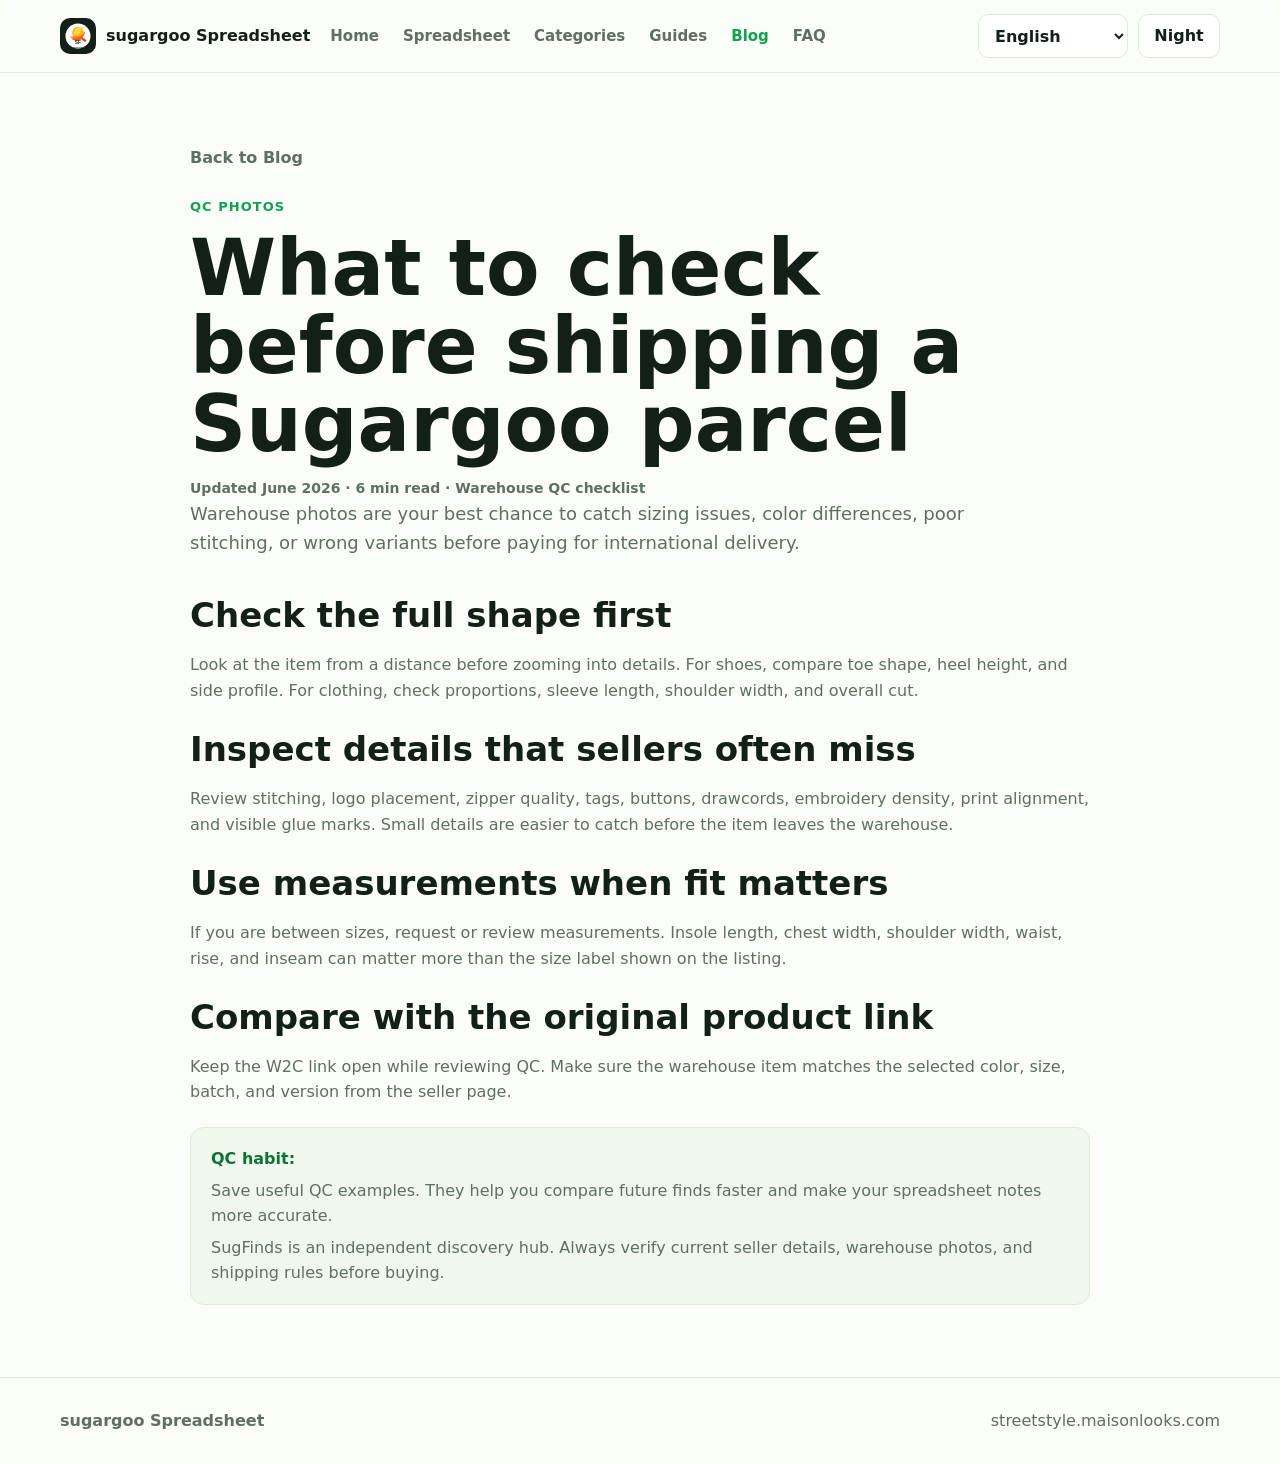
<file: blog/sugargoo-qc-photo-checklist.html>
<!doctype html>
<html lang="en">
  <head>
    <meta charset="utf-8" />
    <meta name="viewport" content="width=device-width, initial-scale=1" />
    <title>Sugargoo QC Photo Checklist | Sugargoo Blog</title>
    <meta name="description" content="A practical Sugargoo QC photo checklist for shoes, clothing, bags, accessories, sizing, labels, stitching, colors, and obvious warehouse issues." />
    <link rel="canonical" href="https://sugfinds.com/blog/sugargoo-qc-photo-checklist.html" />
    <link rel="icon" href="/assets/site-icon.svg" type="image/svg+xml" />
    <link rel="stylesheet" href="../styles.css" />
  </head>
  <body>
    <a class="skip-link" href="#main">Skip to content</a>
    <header class="site-header">
      <nav class="nav" aria-label="Primary navigation">
        <a class="brand" href="../index.html"><img class="brand-icon" src="../assets/site-icon.svg" alt="SugFinds streetwear spreadsheet finds icon" width="36" height="36" /><span>sugargoo Spreadsheet</span></a>
        <div class="nav-links">
          <a href="../index.html">Home</a>
          <a href="../spreadsheet.html">Spreadsheet</a>
          <a href="../categories.html">Categories</a>
          <a href="../guides.html">Guides</a>
          <a href="../blog.html" aria-current="page">Blog</a>
          <a href="../faq.html">FAQ</a>
        </div>
      </nav>
    </header>
    <main id="main">
      <article class="article-page">
        <a class="breadcrumb" href="../blog.html">Back to Blog</a>
        <header class="article-header">
          <p class="section-kicker">QC photos</p>
          <h1>What to check before shipping a Sugargoo parcel</h1>
          <p class="article-meta">Updated June 2026 &middot; 6 min read &middot; Warehouse QC checklist</p>
          <p class="guide-lead">Warehouse photos are your best chance to catch sizing issues, color differences, poor stitching, or wrong variants before paying for international delivery.</p>
        </header>
        <div class="article-copy">
          <h2>Check the full shape first</h2>
          <p>Look at the item from a distance before zooming into details. For shoes, compare toe shape, heel height, and side profile. For clothing, check proportions, sleeve length, shoulder width, and overall cut.</p>
          <h2>Inspect details that sellers often miss</h2>
          <p>Review stitching, logo placement, zipper quality, tags, buttons, drawcords, embroidery density, print alignment, and visible glue marks. Small details are easier to catch before the item leaves the warehouse.</p>
          <h2>Use measurements when fit matters</h2>
          <p>If you are between sizes, request or review measurements. Insole length, chest width, shoulder width, waist, rise, and inseam can matter more than the size label shown on the listing.</p>
          <h2>Compare with the original product link</h2>
          <p>Keep the W2C link open while reviewing QC. Make sure the warehouse item matches the selected color, size, batch, and version from the seller page.</p>
        </div>
        <div class="guide-note">
          <strong>QC habit:</strong>
          <p>Save useful QC examples. They help you compare future finds faster and make your spreadsheet notes more accurate.</p>
          <p>SugFinds is an independent discovery hub. Always verify current seller details, warehouse photos, and shipping rules before buying.</p>
        </div>
      </article>
    </main>
    <footer class="footer">
      <div class="section-inner footer-inner">
        <p>sugargoo Spreadsheet</p>
        <a href="https://streetstyle.maisonlooks.com/" rel="nofollow sponsored">streetstyle.maisonlooks.com</a>
      </div>
    </footer>
    <script src="../script.js"></script>
  </body>
</html>
</file>
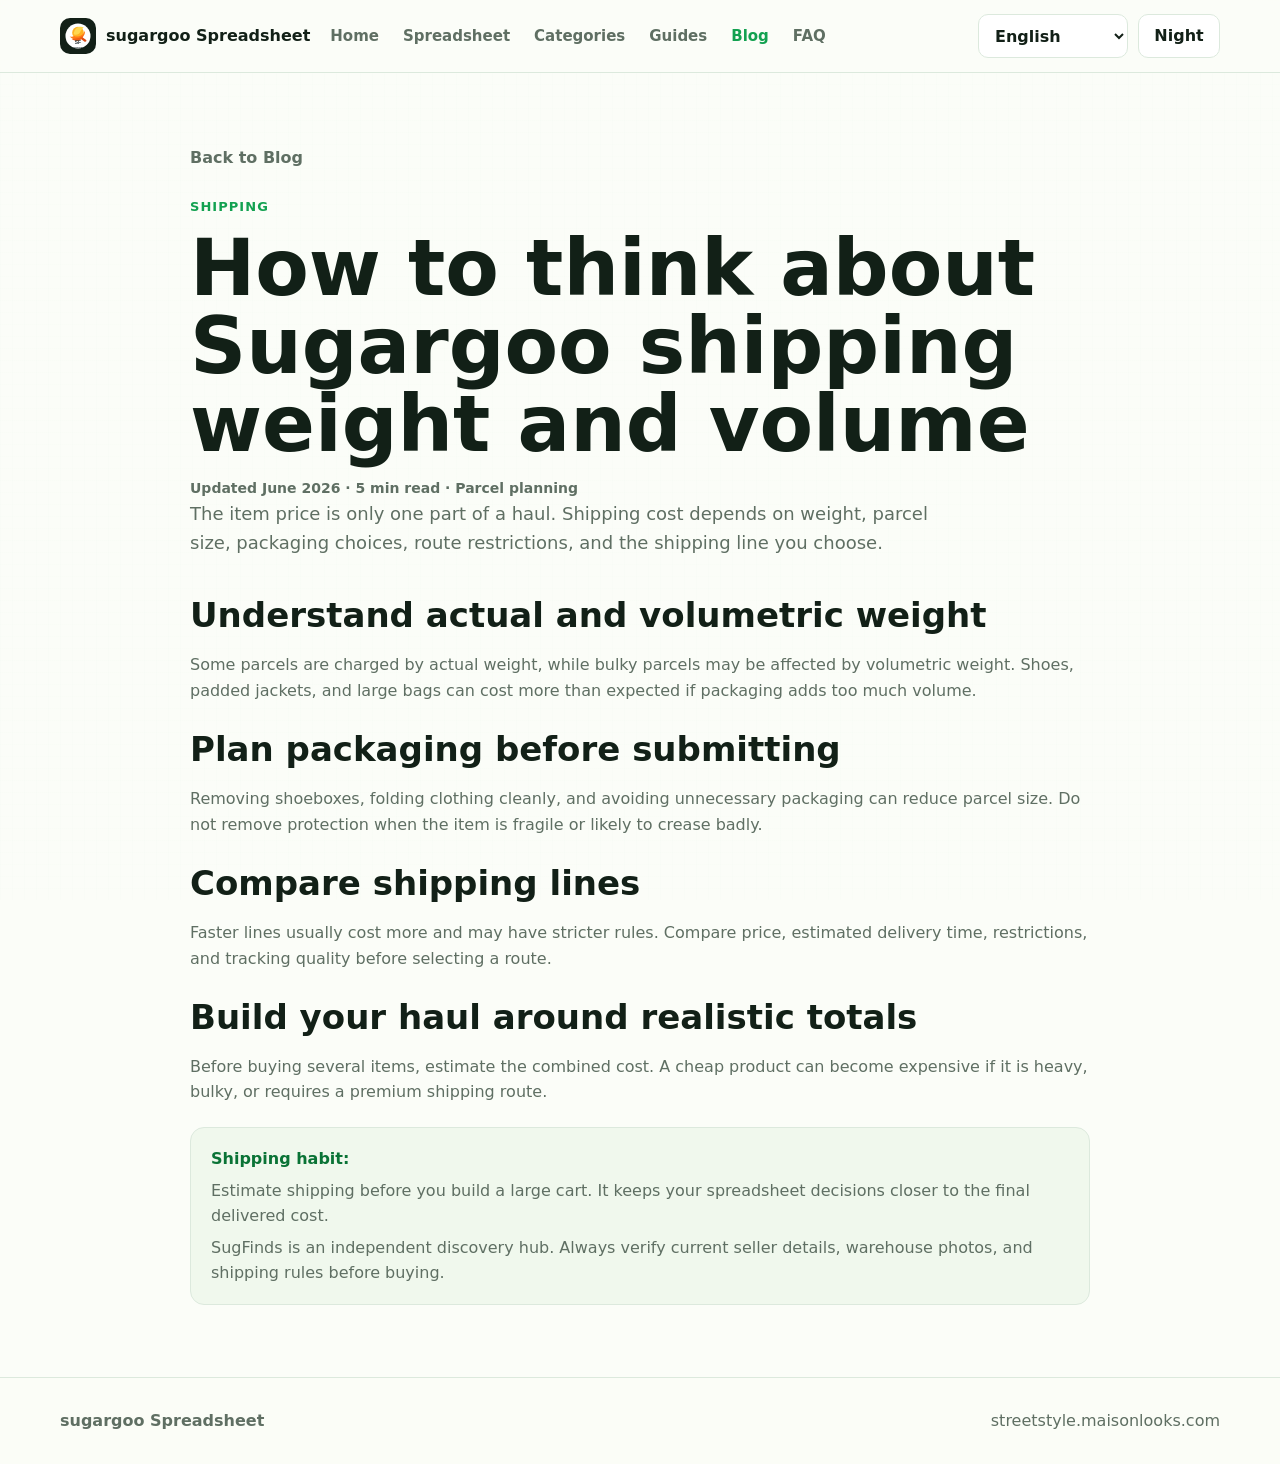
<file: blog/sugargoo-shipping-cost-guide.html>
<!doctype html>
<html lang="en">
  <head>
    <meta charset="utf-8" />
    <meta name="viewport" content="width=device-width, initial-scale=1" />
    <title>Sugargoo Shipping Cost Guide | Sugargoo Blog</title>
    <meta name="description" content="Understand Sugargoo shipping cost factors including item weight, volumetric weight, packaging, shipping lines, restrictions, and parcel planning." />
    <link rel="canonical" href="https://sugfinds.com/blog/sugargoo-shipping-cost-guide.html" />
    <link rel="icon" href="/assets/site-icon.svg" type="image/svg+xml" />
    <link rel="stylesheet" href="../styles.css" />
  </head>
  <body>
    <a class="skip-link" href="#main">Skip to content</a>
    <header class="site-header">
      <nav class="nav" aria-label="Primary navigation">
        <a class="brand" href="../index.html"><img class="brand-icon" src="../assets/site-icon.svg" alt="SugFinds streetwear spreadsheet finds icon" width="36" height="36" /><span>sugargoo Spreadsheet</span></a>
        <div class="nav-links">
          <a href="../index.html">Home</a>
          <a href="../spreadsheet.html">Spreadsheet</a>
          <a href="../categories.html">Categories</a>
          <a href="../guides.html">Guides</a>
          <a href="../blog.html" aria-current="page">Blog</a>
          <a href="../faq.html">FAQ</a>
        </div>
      </nav>
    </header>
    <main id="main">
      <article class="article-page">
        <a class="breadcrumb" href="../blog.html">Back to Blog</a>
        <header class="article-header">
          <p class="section-kicker">Shipping</p>
          <h1>How to think about Sugargoo shipping weight and volume</h1>
          <p class="article-meta">Updated June 2026 &middot; 5 min read &middot; Parcel planning</p>
          <p class="guide-lead">The item price is only one part of a haul. Shipping cost depends on weight, parcel size, packaging choices, route restrictions, and the shipping line you choose.</p>
        </header>
        <div class="article-copy">
          <h2>Understand actual and volumetric weight</h2>
          <p>Some parcels are charged by actual weight, while bulky parcels may be affected by volumetric weight. Shoes, padded jackets, and large bags can cost more than expected if packaging adds too much volume.</p>
          <h2>Plan packaging before submitting</h2>
          <p>Removing shoeboxes, folding clothing cleanly, and avoiding unnecessary packaging can reduce parcel size. Do not remove protection when the item is fragile or likely to crease badly.</p>
          <h2>Compare shipping lines</h2>
          <p>Faster lines usually cost more and may have stricter rules. Compare price, estimated delivery time, restrictions, and tracking quality before selecting a route.</p>
          <h2>Build your haul around realistic totals</h2>
          <p>Before buying several items, estimate the combined cost. A cheap product can become expensive if it is heavy, bulky, or requires a premium shipping route.</p>
        </div>
        <div class="guide-note">
          <strong>Shipping habit:</strong>
          <p>Estimate shipping before you build a large cart. It keeps your spreadsheet decisions closer to the final delivered cost.</p>
          <p>SugFinds is an independent discovery hub. Always verify current seller details, warehouse photos, and shipping rules before buying.</p>
        </div>
      </article>
    </main>
    <footer class="footer">
      <div class="section-inner footer-inner">
        <p>sugargoo Spreadsheet</p>
        <a href="https://streetstyle.maisonlooks.com/" rel="nofollow sponsored">streetstyle.maisonlooks.com</a>
      </div>
    </footer>
    <script src="../script.js"></script>
  </body>
</html>
</file>
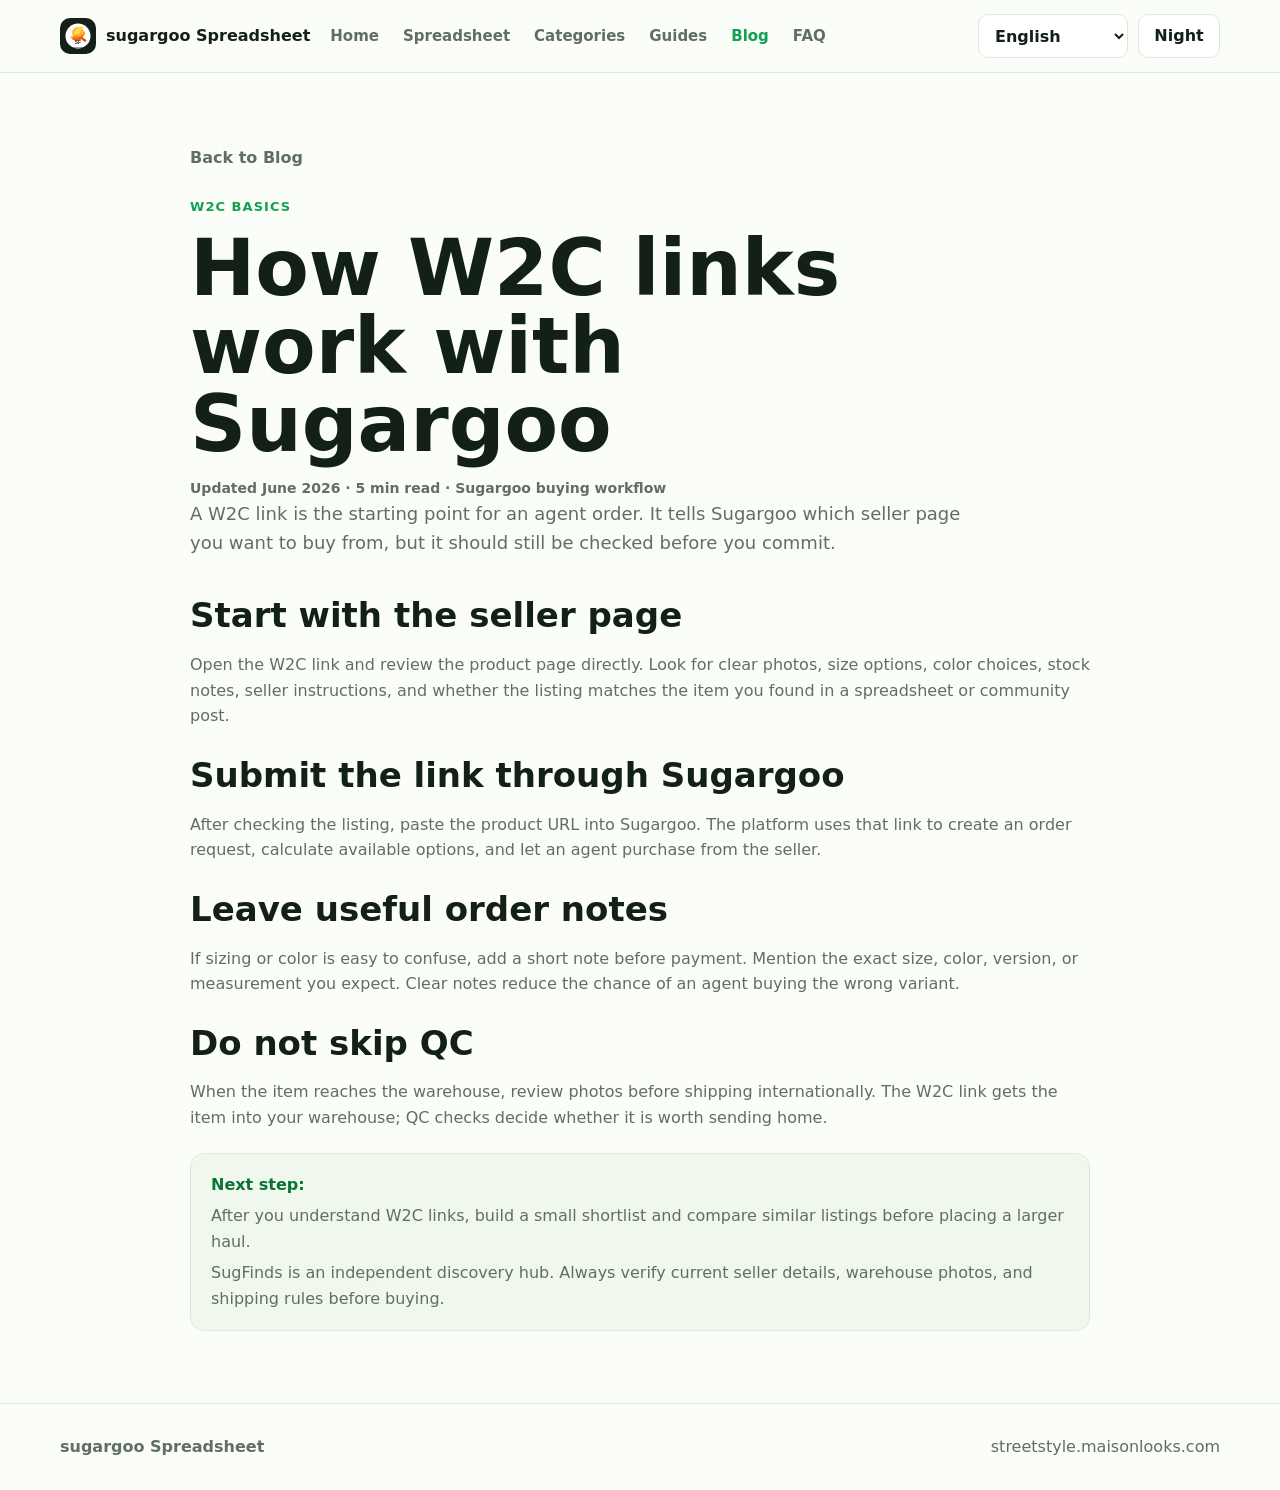
<file: blog/sugargoo-w2c-guide.html>
<!doctype html>
<html lang="en">
  <head>
    <meta charset="utf-8" />
    <meta name="viewport" content="width=device-width, initial-scale=1" />
    <title>How W2C Links Work With Sugargoo | Sugargoo Blog</title>
    <meta name="description" content="Learn how Sugargoo W2C links work, how to inspect a seller page, and what to check before adding a streetwear item to your Sugargoo cart." />
    <link rel="canonical" href="https://sugfinds.com/blog/sugargoo-w2c-guide.html" />
    <link rel="icon" href="/assets/site-icon.svg" type="image/svg+xml" />
    <link rel="stylesheet" href="../styles.css" />
  </head>
  <body>
    <a class="skip-link" href="#main">Skip to content</a>
    <header class="site-header">
      <nav class="nav" aria-label="Primary navigation">
        <a class="brand" href="../index.html"><img class="brand-icon" src="../assets/site-icon.svg" alt="SugFinds streetwear spreadsheet finds icon" width="36" height="36" /><span>sugargoo Spreadsheet</span></a>
        <div class="nav-links">
          <a href="../index.html">Home</a>
          <a href="../spreadsheet.html">Spreadsheet</a>
          <a href="../categories.html">Categories</a>
          <a href="../guides.html">Guides</a>
          <a href="../blog.html" aria-current="page">Blog</a>
          <a href="../faq.html">FAQ</a>
        </div>
      </nav>
    </header>
    <main id="main">
      <article class="article-page">
        <a class="breadcrumb" href="../blog.html">Back to Blog</a>
        <header class="article-header">
          <p class="section-kicker">W2C basics</p>
          <h1>How W2C links work with Sugargoo</h1>
          <p class="article-meta">Updated June 2026 &middot; 5 min read &middot; Sugargoo buying workflow</p>
          <p class="guide-lead">A W2C link is the starting point for an agent order. It tells Sugargoo which seller page you want to buy from, but it should still be checked before you commit.</p>
        </header>
        <div class="article-copy">
          <h2>Start with the seller page</h2>
          <p>Open the W2C link and review the product page directly. Look for clear photos, size options, color choices, stock notes, seller instructions, and whether the listing matches the item you found in a spreadsheet or community post.</p>
          <h2>Submit the link through Sugargoo</h2>
          <p>After checking the listing, paste the product URL into Sugargoo. The platform uses that link to create an order request, calculate available options, and let an agent purchase from the seller.</p>
          <h2>Leave useful order notes</h2>
          <p>If sizing or color is easy to confuse, add a short note before payment. Mention the exact size, color, version, or measurement you expect. Clear notes reduce the chance of an agent buying the wrong variant.</p>
          <h2>Do not skip QC</h2>
          <p>When the item reaches the warehouse, review photos before shipping internationally. The W2C link gets the item into your warehouse; QC checks decide whether it is worth sending home.</p>
        </div>
        <div class="guide-note">
          <strong>Next step:</strong>
          <p>After you understand W2C links, build a small shortlist and compare similar listings before placing a larger haul.</p>
          <p>SugFinds is an independent discovery hub. Always verify current seller details, warehouse photos, and shipping rules before buying.</p>
        </div>
      </article>
    </main>
    <footer class="footer">
      <div class="section-inner footer-inner">
        <p>sugargoo Spreadsheet</p>
        <a href="https://streetstyle.maisonlooks.com/" rel="nofollow sponsored">streetstyle.maisonlooks.com</a>
      </div>
    </footer>
    <script src="../script.js"></script>
  </body>
</html>
</file>
<file: styles.css>
:root {
  color-scheme: light;
  --ink: #122017;
  --muted: #5f6f63;
  --line: #dce9dd;
  --paper: #fbfdf8;
  --panel: #ffffff;
  --soft: #f0f8ed;
  --green: #12a150;
  --green-dark: #0a7336;
  --green-soft: #dff5e5;
  --shadow: 0 16px 45px rgba(18, 32, 23, 0.08);
  --header-bg: rgba(251, 253, 248, 0.9);
  --panel-bg: rgba(255, 255, 255, 0.9);
  --input-bg: #ffffff;
  --grid-line: rgba(18, 161, 80, 0.08);
  --page-wash: rgba(251, 253, 248, 0.9);
}

:root[data-theme="dark"] {
  color-scheme: dark;
  --ink: #eff8f1;
  --muted: #b5c5b9;
  --line: #294134;
  --paper: #0d1510;
  --panel: #142019;
  --soft: #17291f;
  --green: #39d47b;
  --green-dark: #8af0b0;
  --green-soft: #183c28;
  --shadow: 0 18px 48px rgba(0, 0, 0, 0.34);
  --header-bg: rgba(13, 21, 16, 0.9);
  --panel-bg: rgba(20, 32, 25, 0.92);
  --input-bg: #101a14;
  --grid-line: rgba(57, 212, 123, 0.08);
  --page-wash: rgba(13, 21, 16, 0.9);
}

* {
  box-sizing: border-box;
}

html {
  scroll-behavior: smooth;
}

body {
  margin: 0;
  background:
    linear-gradient(var(--page-wash), var(--page-wash)),
    linear-gradient(90deg, var(--grid-line) 1px, transparent 1px),
    linear-gradient(var(--grid-line) 1px, transparent 1px),
    var(--paper);
  background-size: auto, 12px 12px, 12px 12px, auto;
  background-attachment: fixed;
  color: var(--ink);
  font-family:
    Inter, ui-sans-serif, system-ui, -apple-system, BlinkMacSystemFont, "Segoe UI",
    sans-serif;
  font-size: 16px;
  line-height: 1.6;
}

a {
  color: inherit;
}

button,
input,
select {
  font: inherit;
}

.skip-link {
  position: absolute;
  left: 16px;
  top: -60px;
  z-index: 20;
  background: var(--ink);
  color: #fff;
  padding: 10px 14px;
  border-radius: 8px;
}

.skip-link:focus {
  top: 16px;
}

.site-header {
  position: sticky;
  top: 0;
  z-index: 10;
  border-bottom: 1px solid var(--line);
  background: var(--header-bg);
  backdrop-filter: blur(16px);
}

.nav,
.section-inner,
.hero-shell {
  width: min(1160px, calc(100% - 32px));
  margin: 0 auto;
}

.nav {
  min-height: 72px;
  display: flex;
  align-items: center;
  justify-content: space-between;
  gap: 20px;
}

.brand,
.nav-links,
.hero-actions,
.filters,
.segments,
.product-meta,
.product-actions,
.footer-inner {
  display: flex;
  align-items: center;
}

.brand {
  gap: 10px;
  font-weight: 850;
  text-decoration: none;
}

.brand-mark,
.brand-icon {
  display: grid;
  place-items: center;
  width: 36px;
  height: 36px;
  border-radius: 10px;
  background: var(--green);
  color: #fff;
  font-size: 13px;
  font-weight: 950;
}

.brand-icon {
  object-fit: cover;
  background: #fff;
}

.nav-links {
  gap: 24px;
  color: var(--muted);
  font-size: 15px;
  font-weight: 650;
}

.site-controls {
  display: flex;
  align-items: center;
  gap: 10px;
  margin-left: auto;
}

.language-control select,
.theme-toggle {
  min-height: 44px;
  border: 1px solid var(--line);
  border-radius: 10px;
  background: var(--input-bg);
  color: var(--ink);
  font-weight: 750;
}

.language-control select {
  min-width: 136px;
  padding: 0 12px;
  cursor: pointer;
}

.theme-toggle {
  min-width: 82px;
  padding: 0 14px;
  cursor: pointer;
  transition: background 180ms ease, border-color 180ms ease, color 180ms ease;
}

.theme-toggle[aria-pressed="true"] {
  border-color: var(--green);
  background: var(--green-soft);
  color: var(--green-dark);
}

.visually-hidden {
  position: absolute;
  width: 1px;
  height: 1px;
  overflow: hidden;
  clip: rect(0 0 0 0);
  white-space: nowrap;
}

.nav-links a,
.footer a,
.button,
.mini-link,
.category-card {
  text-decoration: none;
}

.nav-links a:hover,
.footer a:hover {
  color: var(--green);
}

.nav-links a[aria-current="page"] {
  color: var(--green);
}

.hero {
  padding: 86px 0 48px;
}

.hero-shell {
  display: grid;
  justify-items: center;
  text-align: center;
}

.eyebrow,
.section-kicker {
  margin: 0 0 12px;
  color: var(--green);
  font-size: 13px;
  font-weight: 900;
  letter-spacing: 0.08em;
  text-transform: uppercase;
}

h1,
h2,
h3,
p {
  margin-top: 0;
}

h1 {
  max-width: 920px;
  margin-bottom: 10px;
  font-size: clamp(44px, 7vw, 78px);
  line-height: 1;
  letter-spacing: 0;
}

.hero-subtitle {
  margin-bottom: 18px;
  color: var(--green);
  font-size: clamp(24px, 4vw, 40px);
  font-weight: 900;
  line-height: 1.1;
}

.hero-copy {
  max-width: 760px;
  margin-bottom: 28px;
  color: var(--muted);
  font-size: 18px;
}

.home-hero {
  padding-bottom: 34px;
}

.hero-actions {
  flex-wrap: wrap;
  justify-content: center;
  gap: 12px;
}

.button {
  min-height: 48px;
  display: inline-flex;
  align-items: center;
  justify-content: center;
  border-radius: 10px;
  padding: 12px 20px;
  font-weight: 850;
  transition: transform 180ms ease, background 180ms ease, border-color 180ms ease;
}

.button:hover,
.segment:hover,
.category-card:hover,
.product-card:hover,
.guide-card:hover,
.steps-grid article:hover {
  transform: translateY(-2px);
}

.button.primary {
  background: var(--green);
  color: #fff;
  box-shadow: 0 10px 26px rgba(18, 161, 80, 0.24);
}

.button.primary:hover {
  background: var(--green-dark);
}

.button.secondary {
  border: 1px solid var(--line);
  background: var(--input-bg);
  color: var(--ink);
}

.hero-search {
  width: min(100%, 840px);
  margin-top: 22px;
  display: grid;
  grid-template-columns: minmax(0, 1fr) auto;
  gap: 10px;
  border: 1px solid rgba(18, 161, 80, 0.34);
  border-radius: 16px;
  padding: 10px;
  background: rgba(240, 255, 246, 0.9);
  box-shadow:
    0 0 0 8px rgba(35, 202, 112, 0.08),
    0 18px 46px rgba(18, 161, 80, 0.2);
}

.hero-search input {
  min-width: 0;
  border: 1px solid rgba(18, 161, 80, 0.28);
  border-radius: 12px;
  padding: 14px 16px;
  background: #fff;
  color: var(--ink);
  font: inherit;
  font-size: 17px;
  outline: none;
}

.hero-search input:focus {
  border-color: var(--green);
  box-shadow: 0 0 0 4px rgba(35, 202, 112, 0.2);
}

.hero-search button {
  min-height: 52px;
  border: 0;
  border-radius: 12px;
  padding: 0 24px;
  background: var(--green);
  color: #fff;
  font: inherit;
  font-weight: 900;
  cursor: pointer;
  box-shadow: 0 10px 24px rgba(18, 161, 80, 0.26);
}

.hero-search button:hover {
  background: var(--green-dark);
}

.stats-section {
  padding: 0 0 18px;
}

.page-hero {
  padding: 76px 0 6px;
}

.page-hero-inner {
  max-width: 860px;
  text-align: center;
}

.page-hero h1 {
  margin-left: auto;
  margin-right: auto;
  font-size: clamp(40px, 6vw, 68px);
}

.page-hero p:last-child {
  max-width: 680px;
  margin: 0 auto;
  color: var(--muted);
  font-size: 18px;
}

.stats-grid {
  display: grid;
  grid-template-columns: repeat(4, minmax(0, 1fr));
  gap: 16px;
  padding-top: 0;
  padding-bottom: 0;
}

.stats-grid article,
.product-card,
.category-card,
.steps-grid article,
.guide-card,
details,
.filters,
.cta-box {
  border: 1px solid var(--line);
  border-radius: 16px;
  background: var(--panel-bg);
  box-shadow: var(--shadow);
}

.stats-grid article {
  display: grid;
  gap: 4px;
  justify-items: center;
  padding: 24px 18px;
  text-align: center;
}

.stats-grid strong {
  color: var(--green);
  font-size: 34px;
  line-height: 1;
}

.stats-grid span {
  color: var(--muted);
  font-weight: 700;
}

.section-inner {
  padding: 58px 0;
}

.section-heading {
  margin: 0 auto 30px;
}

.section-heading.centered {
  max-width: 760px;
  text-align: center;
}

.home-feature {
  padding-top: 38px;
}

.home-paths {
  padding-top: 44px;
}

h2 {
  margin-bottom: 12px;
  font-size: clamp(30px, 4.6vw, 52px);
  line-height: 1.08;
  letter-spacing: 0;
}

h3 {
  margin-bottom: 8px;
  font-size: 20px;
  line-height: 1.25;
}

.section-heading p:last-child,
.product-card p,
.steps-grid p,
.guide-card p,
details p,
.cta-box p {
  color: var(--muted);
}

.filters {
  flex-wrap: wrap;
  justify-content: space-between;
  gap: 18px;
  margin-bottom: 24px;
  padding: 18px;
}

.search-field {
  flex: 1 1 300px;
  display: grid;
  gap: 7px;
  color: var(--muted);
  font-size: 13px;
  font-weight: 800;
}

.search-field input {
  width: 100%;
  min-height: 48px;
  border: 1px solid var(--line);
  border-radius: 12px;
  padding: 0 14px;
  color: var(--ink);
  background: var(--input-bg);
  outline: none;
}

.search-field input:focus,
.language-control select:focus-visible,
.theme-toggle:focus-visible,
.segment:focus-visible,
.button:focus-visible,
a:focus-visible,
summary:focus-visible {
  outline: 3px solid rgba(18, 161, 80, 0.22);
  outline-offset: 2px;
}

.segments {
  flex-wrap: wrap;
  gap: 8px;
  margin: 0;
  padding: 0;
  border: 0;
}

.segments legend {
  width: 100%;
  margin-bottom: 7px;
  color: var(--muted);
  font-size: 13px;
  font-weight: 800;
}

.segment {
  min-height: 42px;
  border: 1px solid var(--line);
  border-radius: 999px;
  background: var(--input-bg);
  color: var(--muted);
  padding: 8px 13px;
  cursor: pointer;
  font-weight: 800;
  transition: transform 180ms ease, background 180ms ease, color 180ms ease;
}

.segment.active {
  border-color: var(--green);
  background: var(--green);
  color: #fff;
}

.product-grid {
  display: grid;
  grid-template-columns: repeat(3, minmax(0, 1fr));
  gap: 18px;
}

.product-card {
  display: grid;
  grid-template-rows: auto 1fr;
  overflow: hidden;
  transition: transform 180ms ease;
}

.product-link-card {
  color: inherit;
  text-decoration: none;
}

.product-link-card .product-actions {
  justify-content: flex-end;
}

.product-card img {
  display: block;
  width: 100%;
  aspect-ratio: 4 / 3;
  object-fit: cover;
  background: var(--soft);
}

.product-body {
  display: grid;
  gap: 12px;
  padding: 18px;
}

.product-meta {
  flex-wrap: wrap;
  gap: 8px;
}

.pill {
  min-height: 28px;
  display: inline-flex;
  align-items: center;
  border-radius: 999px;
  background: var(--green-soft);
  color: var(--green-dark);
  padding: 4px 9px;
  font-size: 12px;
  font-weight: 900;
}

.product-card p {
  margin-bottom: 0;
}

.product-actions {
  justify-content: space-between;
  gap: 12px;
  margin-top: auto;
}

.price {
  font-weight: 950;
}

.mini-link {
  min-height: 40px;
  display: inline-flex;
  align-items: center;
  border-radius: 10px;
  background: var(--ink);
  color: #fff;
  padding: 8px 12px;
  font-weight: 850;
}

.empty-state {
  grid-column: 1 / -1;
  padding: 28px;
  border: 1px dashed var(--line);
  border-radius: 16px;
  background: var(--panel-bg);
  color: var(--muted);
  text-align: center;
}

.category-grid,
.guide-grid,
.blog-grid,
.why-grid {
  display: grid;
  grid-template-columns: repeat(4, minmax(0, 1fr));
  gap: 18px;
}

.guide-grid,
.blog-grid,
.why-grid {
  grid-template-columns: repeat(3, minmax(0, 1fr));
}

.category-card {
  min-height: 180px;
  display: grid;
  align-content: space-between;
  gap: 18px;
  padding: 22px;
  transition: transform 180ms ease;
}

.category-card span {
  width: fit-content;
  border-radius: 999px;
  background: var(--green-soft);
  color: var(--green-dark);
  padding: 7px 10px;
  font-size: 13px;
  font-weight: 900;
}

.category-card strong {
  font-size: 20px;
  line-height: 1.25;
}

.steps-grid {
  display: grid;
  grid-template-columns: repeat(3, minmax(0, 1fr));
  gap: 18px;
}

.steps-grid article,
.guide-card {
  padding: 24px;
  transition: transform 180ms ease;
}

.blog-card {
  display: grid;
  gap: 14px;
  align-content: start;
  padding: 24px;
  border: 1px solid var(--line);
  border-radius: 16px;
  background: var(--panel-bg);
  box-shadow: var(--shadow);
  transition: transform 180ms ease;
}

.blog-card:hover {
  transform: translateY(-2px);
}

.blog-card span {
  width: fit-content;
  border-radius: 999px;
  background: var(--green-soft);
  color: var(--green-dark);
  padding: 6px 10px;
  font-size: 12px;
  font-weight: 900;
}

.blog-card h2 {
  margin-bottom: 0;
  font-size: 24px;
}

.blog-card p {
  margin-bottom: 4px;
  color: var(--muted);
}

.article-meta {
  margin: 0;
  color: var(--muted);
  font-size: 14px;
  font-weight: 700;
}

.article-page {
  width: min(900px, calc(100% - 32px));
  margin: 0 auto;
  padding: 72px 0;
}

.breadcrumb {
  display: inline-flex;
  margin-bottom: 26px;
  color: var(--muted);
  font-weight: 800;
  text-decoration: none;
}

.breadcrumb:hover {
  color: var(--green);
}

.article-header {
  margin-bottom: 30px;
}

.article-page h1 {
  max-width: 860px;
  margin-bottom: 14px;
}

.article-copy h2 {
  margin: 10px 0 0;
  font-size: clamp(24px, 3vw, 34px);
}

.steps-grid span {
  width: 44px;
  height: 44px;
  display: grid;
  place-items: center;
  margin-bottom: 18px;
  border-radius: 999px;
  background: var(--green);
  color: #fff;
  font-weight: 950;
}

.guide-card p {
  margin-bottom: 0;
}

.guide-article-section {
  padding-top: 10px;
}

.long-guide {
  max-width: 900px;
  margin: 0 auto;
  padding: 34px;
  border: 1px solid var(--line);
  border-radius: 16px;
  background: var(--panel-bg);
  box-shadow: var(--shadow);
}

.long-guide h2 {
  max-width: 760px;
}

.guide-lead {
  max-width: 780px;
  color: var(--muted);
  font-size: 18px;
}

.article-copy {
  display: grid;
  gap: 18px;
  margin-top: 26px;
}

.article-copy p {
  margin: 0;
  color: var(--muted);
}

.guide-steps {
  display: grid;
  gap: 18px;
  margin: 28px 0 0;
  padding: 0;
  list-style: none;
  counter-reset: guide-step;
}

.guide-steps li {
  position: relative;
  display: grid;
  gap: 8px;
  padding: 20px 20px 20px 76px;
  border: 1px solid var(--line);
  border-radius: 14px;
  background: var(--input-bg);
  counter-increment: guide-step;
}

.guide-steps li::before {
  content: counter(guide-step);
  position: absolute;
  left: 20px;
  top: 22px;
  width: 36px;
  height: 36px;
  display: grid;
  place-items: center;
  border-radius: 999px;
  background: var(--green);
  color: #fff;
  font-weight: 950;
}

.guide-steps h3,
.guide-steps p,
.guide-note p {
  margin: 0;
}

.guide-steps p,
.guide-note p {
  color: var(--muted);
}

.guide-note {
  display: grid;
  gap: 6px;
  margin-top: 22px;
  padding: 18px 20px;
  border: 1px solid var(--line);
  border-radius: 14px;
  background: var(--soft);
}

.guide-note strong {
  color: var(--green-dark);
}

.faq-list {
  max-width: 860px;
  display: grid;
  gap: 12px;
  margin: 0 auto;
}

details {
  overflow: hidden;
}

summary {
  cursor: pointer;
  padding: 18px 20px;
  font-weight: 900;
}

details p {
  margin: 0;
  padding: 0 20px 20px;
}

.cta-section {
  padding: 10px 0 70px;
}

.cta-box {
  display: grid;
  justify-items: center;
  text-align: center;
  padding: 46px 24px;
}

.cta-box h2 {
  max-width: 720px;
}

.cta-box p {
  max-width: 620px;
  margin-bottom: 24px;
}

.footer {
  border-top: 1px solid var(--line);
  background: var(--header-bg);
}

.footer-inner {
  min-height: 86px;
  justify-content: space-between;
  gap: 16px;
  padding: 24px 0;
  color: var(--muted);
}

.footer p {
  margin: 0;
  font-weight: 800;
}

@media (max-width: 940px) {
  .nav {
    min-height: auto;
    align-items: flex-start;
    flex-direction: column;
    padding: 16px 0;
  }

  .nav-links {
    width: 100%;
    gap: 18px;
    overflow-x: auto;
    padding-bottom: 3px;
  }

  .site-controls {
    width: 100%;
    margin-left: 0;
    justify-content: space-between;
  }

  .hero {
    padding-top: 76px;
  }

  .stats-grid,
  .product-grid,
  .category-grid,
  .guide-grid,
  .blog-grid,
  .why-grid,
  .steps-grid {
    grid-template-columns: repeat(2, minmax(0, 1fr));
  }
}

@media (max-width: 640px) {
  .hero {
    padding: 58px 0 44px;
  }

  .section-inner {
    padding: 52px 0;
  }

  .stats-grid,
  .product-grid,
  .category-grid,
  .guide-grid,
  .blog-grid,
  .why-grid,
  .steps-grid {
    grid-template-columns: 1fr;
  }

  .filters,
  .footer-inner,
  .product-actions {
    align-items: stretch;
    flex-direction: column;
  }

  .site-controls {
    align-items: stretch;
    flex-direction: column;
  }

  .language-control select,
  .theme-toggle {
    width: 100%;
  }

  .button,
  .mini-link {
    width: 100%;
  }

  .hero-search {
    grid-template-columns: 1fr;
    padding: 9px;
  }

  .hero-search button {
    width: 100%;
  }

  .hero-copy {
    font-size: 17px;
  }

  .long-guide {
    padding: 24px 18px;
  }

  .guide-steps li {
    padding: 72px 18px 18px;
  }

  .guide-steps li::before {
    left: 18px;
    top: 18px;
  }
}

@media (prefers-reduced-motion: reduce) {
  *,
  *::before,
  *::after {
    scroll-behavior: auto !important;
    transition-duration: 0.01ms !important;
    animation-duration: 0.01ms !important;
    animation-iteration-count: 1 !important;
  }
}
</file>
